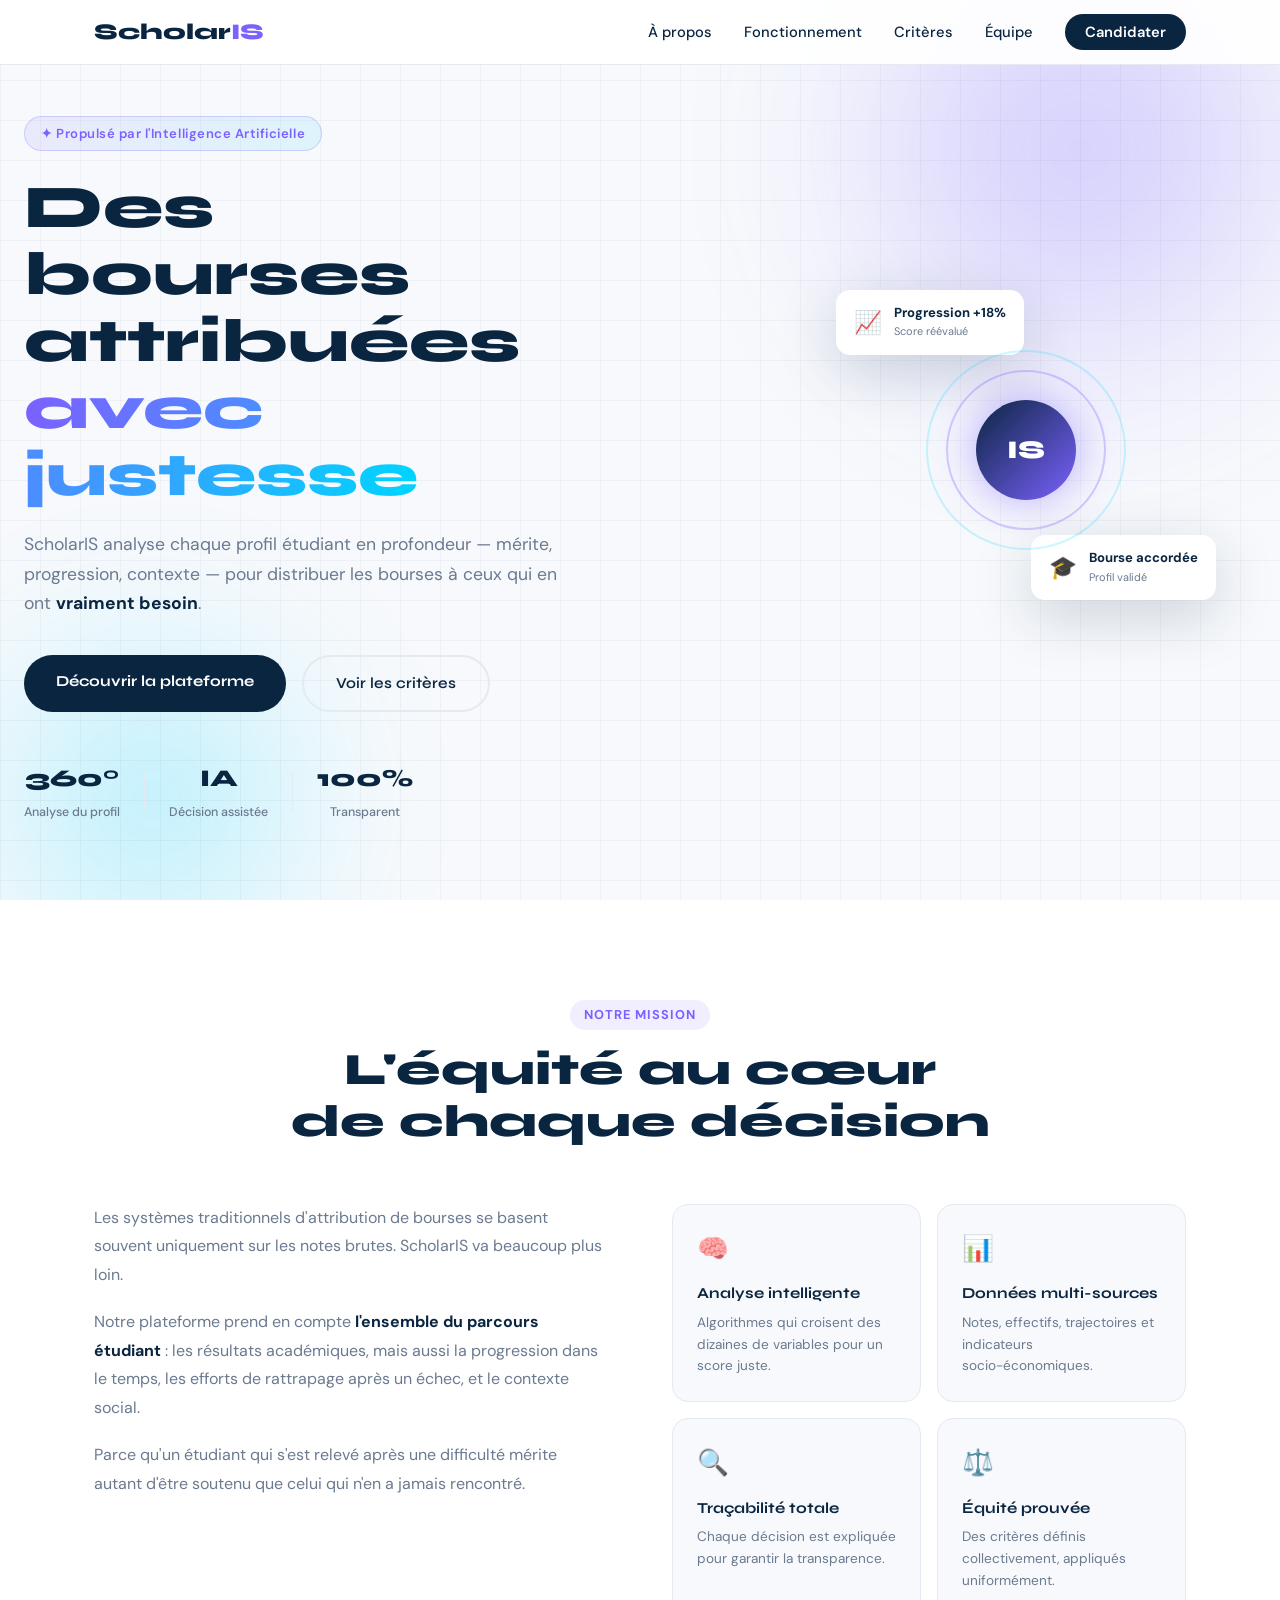
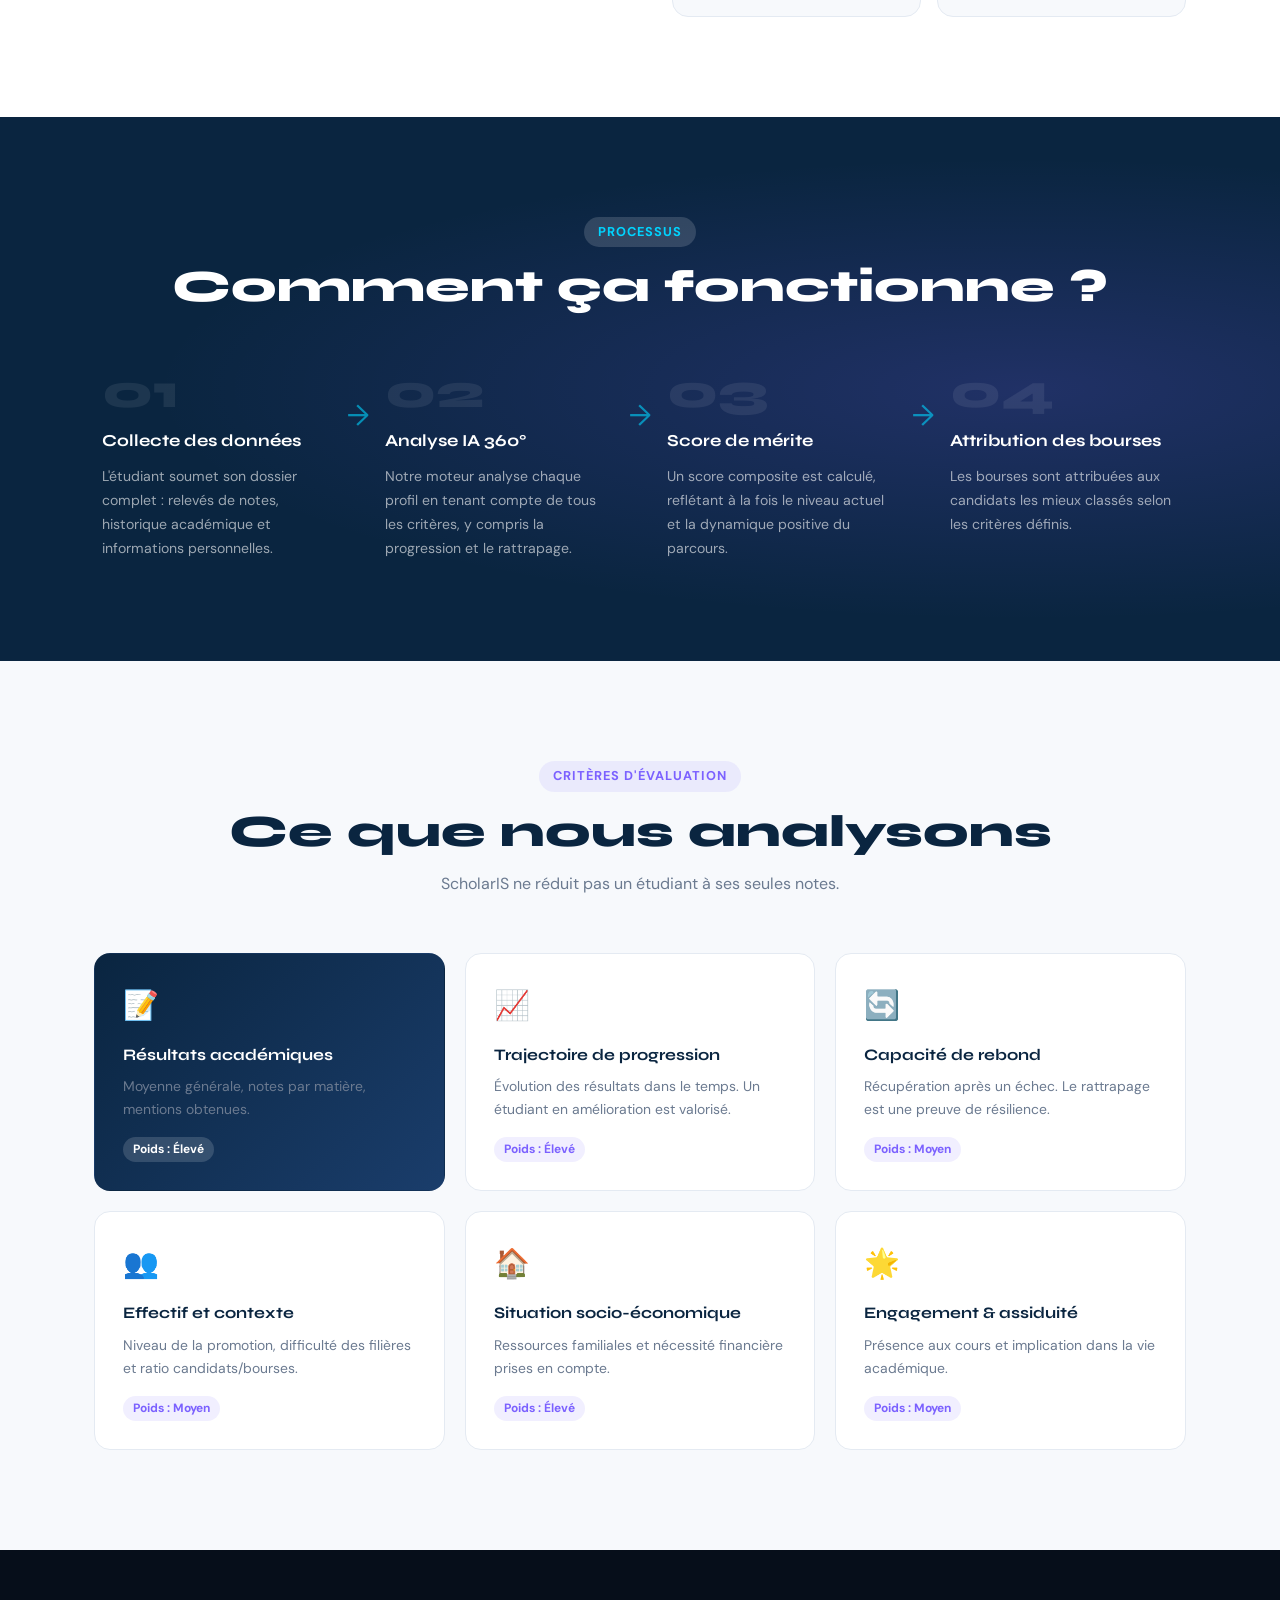
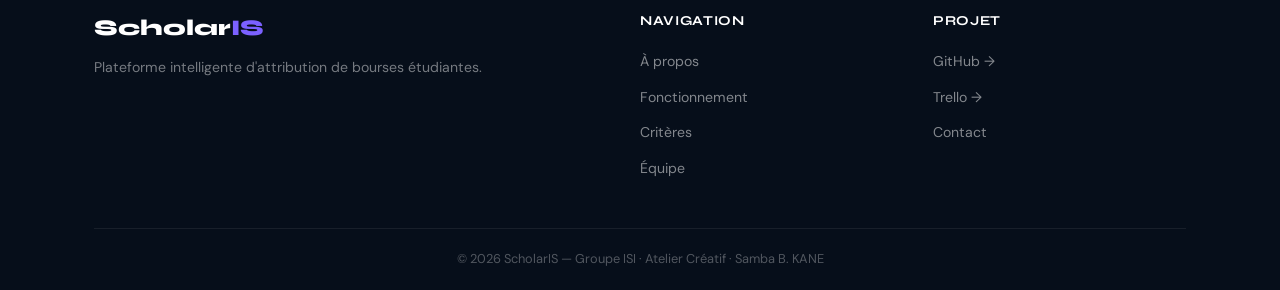
<file: index.html>
<!DOCTYPE html>
<html lang="fr">
<head>
  <meta charset="UTF-8" />
  <meta name="viewport" content="width=device-width, initial-scale=1.0"/>
  <title>ScholarIS — Plateforme Intelligente de Bourses</title>

  <!-- Feuilles de style -->
  <link rel="stylesheet" href="css/style.css" />
  <link rel="stylesheet" href="css/animations.css" />

  <!-- Polices Google -->
  <link href="https://fonts.googleapis.com/css2?family=Syne:wght@400;600;700;800&family=DM+Sans:opsz,wght@9..40,300;9..40,400;9..40,500&display=swap" rel="stylesheet">
</head>
<body>

  <!-- ================================================
       BARRE DE NAVIGATION
       Responsable : Richi
  ================================================ -->
  <nav class="navbar" id="navbar">
    <div class="nav-inner">

      <!-- Logo -->
      <a href="index.html" class="logo">Scholar<span>IS</span></a>

      <!-- Liens de navigation -->
      <ul class="nav-links" id="navLinks">
        <li><a href="#section-apropos">À propos</a></li>
        <li><a href="#section-fonctionnement">Fonctionnement</a></li>
        <li><a href="#section-criteres">Critères</a></li>
        <li><a href="pages/equipe.html">Équipe</a></li>
        <li><a href="pages/contact.html" class="btn-nav">Candidater</a></li>
      </ul>

      <!-- Bouton menu mobile -->
      <button class="burger" id="burger" aria-label="Menu">&#9776;</button>
    </div>
  </nav>


  <!-- ================================================
       SECTION HERO (Accueil)
       Responsable : Grace (contenu) + Richi (intégration)
  ================================================ -->
  <section class="hero" id="accueil">

    <!-- Fond décoratif -->
    <div class="hero-bg">
      <div class="blob blob-1"></div>
      <div class="blob blob-2"></div>
      <div class="grille"></div>
    </div>

    <!-- Contenu principal -->
    <div class="hero-contenu">
      <div class="hero-badge">✦ Propulsé par l'Intelligence Artificielle</div>

      <h1>Des bourses attribuées<br/><em>avec justesse</em></h1>

      <p class="hero-description">
        ScholarIS analyse chaque profil étudiant en profondeur — mérite,
        progression, contexte — pour distribuer les bourses à ceux qui en ont
        <strong>vraiment besoin</strong>.
      </p>

      <!-- Boutons d'action -->
      <div class="hero-boutons">
        <a href="#section-fonctionnement" class="btn-primaire">Découvrir la plateforme</a>
        <a href="#section-criteres" class="btn-fantome">Voir les critères</a>
      </div>

      <!-- Statistiques rapides -->
      <div class="hero-stats">
        <div class="stat">
          <span class="stat-chiffre">360°</span>
          <span class="stat-label">Analyse du profil</span>
        </div>
        <div class="separateur-stat"></div>
        <div class="stat">
          <span class="stat-chiffre">IA</span>
          <span class="stat-label">Décision assistée</span>
        </div>
        <div class="separateur-stat"></div>
        <div class="stat">
          <span class="stat-chiffre">100%</span>
          <span class="stat-label">Transparent</span>
        </div>
      </div>
    </div>

    <!-- Visuel décoratif (orbe animé) -->
    <div class="hero-visuel">
      <div class="carte-flottante carte-1">
        <span class="carte-icone">📈</span>
        <div>
          <strong>Progression +18%</strong><br/>
          <small>Score réévalué</small>
        </div>
      </div>
      <div class="carte-flottante carte-2">
        <span class="carte-icone">🎓</span>
        <div>
          <strong>Bourse accordée</strong><br/>
          <small>Profil validé</small>
        </div>
      </div>
      <div class="orbe-central">
        <div class="orbe-anneau"></div>
        <div class="orbe-anneau orbe-anneau-2"></div>
        <div class="orbe-noyau">IS</div>
      </div>
    </div>

  </section>


  <!-- ================================================
       SECTION À PROPOS
       Responsable : Grace
  ================================================ -->
  <section class="section-apropos" id="section-apropos">
    <div class="conteneur">

      <div class="entete-section">
        <span class="etiquette-section">Notre mission</span>
        <h2>L'équité au cœur<br/>de chaque décision</h2>
      </div>

      <div class="grille-apropos">

        <!-- Texte de présentation -->
        <div class="apropos-texte">
          <p>
            Les systèmes traditionnels d'attribution de bourses se basent souvent
            uniquement sur les notes brutes. ScholarIS va beaucoup plus loin.
          </p>
          <p>
            Notre plateforme prend en compte <strong>l'ensemble du parcours étudiant</strong> :
            les résultats académiques, mais aussi la progression dans le temps,
            les efforts de rattrapage après un échec, et le contexte social.
          </p>
          <p>
            Parce qu'un étudiant qui s'est relevé après une difficulté mérite
            autant d'être soutenu que celui qui n'en a jamais rencontré.
          </p>
        </div>

        <!-- Cartes de valeurs -->
        <div class="grille-cartes-apropos">
          <div class="carte-apropos">
            <div class="carte-icone-apropos">🧠</div>
            <h4>Analyse intelligente</h4>
            <p>Algorithmes qui croisent des dizaines de variables pour un score juste.</p>
          </div>
          <div class="carte-apropos">
            <div class="carte-icone-apropos">📊</div>
            <h4>Données multi-sources</h4>
            <p>Notes, effectifs, trajectoires et indicateurs socio-économiques.</p>
          </div>
          <div class="carte-apropos">
            <div class="carte-icone-apropos">🔍</div>
            <h4>Traçabilité totale</h4>
            <p>Chaque décision est expliquée pour garantir la transparence.</p>
          </div>
          <div class="carte-apropos">
            <div class="carte-icone-apropos">⚖️</div>
            <h4>Équité prouvée</h4>
            <p>Des critères définis collectivement, appliqués uniformément.</p>
          </div>
        </div>

      </div>
    </div>
  </section>


  <!-- ================================================
       SECTION FONCTIONNEMENT
       Responsable : Richi (HTML) + Grace (contenu)
  ================================================ -->
  <section class="section-fonctionnement" id="section-fonctionnement">
    <div class="conteneur">

      <div class="entete-section clair">
        <span class="etiquette-section">Processus</span>
        <h2>Comment ça fonctionne ?</h2>
      </div>

      <!-- Étapes du processus -->
      <div class="etapes">

        <div class="etape">
          <div class="etape-numero">01</div>
          <h3>Collecte des données</h3>
          <p>L'étudiant soumet son dossier complet : relevés de notes, historique académique et informations personnelles.</p>
        </div>

        <div class="etape-fleche">→</div>

        <div class="etape">
          <div class="etape-numero">02</div>
          <h3>Analyse IA 360°</h3>
          <p>Notre moteur analyse chaque profil en tenant compte de tous les critères, y compris la progression et le rattrapage.</p>
        </div>

        <div class="etape-fleche">→</div>

        <div class="etape">
          <div class="etape-numero">03</div>
          <h3>Score de mérite</h3>
          <p>Un score composite est calculé, reflétant à la fois le niveau actuel et la dynamique positive du parcours.</p>
        </div>

        <div class="etape-fleche">→</div>

        <div class="etape">
          <div class="etape-numero">04</div>
          <h3>Attribution des bourses</h3>
          <p>Les bourses sont attribuées aux candidats les mieux classés selon les critères définis.</p>
        </div>

      </div>
    </div>
  </section>


  <!-- ================================================
       SECTION CRITÈRES
       Responsable : Grace
  ================================================ -->
  <section class="section-criteres" id="section-criteres">
    <div class="conteneur">

      <div class="entete-section">
        <span class="etiquette-section">Critères d'évaluation</span>
        <h2>Ce que nous analysons</h2>
        <p class="entete-sous-titre">
          ScholarIS ne réduit pas un étudiant à ses seules notes.
        </p>
      </div>

      <div class="grille-criteres">

        <!-- Critère principal (mis en avant) -->
        <div class="critere critere-principal">
          <div class="critere-icone">📝</div>
          <h4>Résultats académiques</h4>
          <p>Moyenne générale, notes par matière, mentions obtenues.</p>
          <div class="critere-poids">Poids : Élevé</div>
        </div>

        <div class="critere">
          <div class="critere-icone">📈</div>
          <h4>Trajectoire de progression</h4>
          <p>Évolution des résultats dans le temps. Un étudiant en amélioration est valorisé.</p>
          <div class="critere-poids">Poids : Élevé</div>
        </div>

        <div class="critere">
          <div class="critere-icone">🔄</div>
          <h4>Capacité de rebond</h4>
          <p>Récupération après un échec. Le rattrapage est une preuve de résilience.</p>
          <div class="critere-poids">Poids : Moyen</div>
        </div>

        <div class="critere">
          <div class="critere-icone">👥</div>
          <h4>Effectif et contexte</h4>
          <p>Niveau de la promotion, difficulté des filières et ratio candidats/bourses.</p>
          <div class="critere-poids">Poids : Moyen</div>
        </div>

        <div class="critere">
          <div class="critere-icone">🏠</div>
          <h4>Situation socio-économique</h4>
          <p>Ressources familiales et nécessité financière prises en compte.</p>
          <div class="critere-poids">Poids : Élevé</div>
        </div>

        <div class="critere">
          <div class="critere-icone">🌟</div>
          <h4>Engagement & assiduité</h4>
          <p>Présence aux cours et implication dans la vie académique.</p>
          <div class="critere-poids">Poids : Moyen</div>
        </div>

      </div>
    </div>
  </section>


  <!-- ================================================
       FOOTER
       Responsable : Mai
  ================================================ -->
  <footer class="footer">
    <div class="conteneur">
      <div class="footer-contenu">

        <div class="footer-marque">
          <a href="index.html" class="logo">Scholar<span>IS</span></a>
          <p>Plateforme intelligente d'attribution de bourses étudiantes.</p>
        </div>

        <div class="footer-liens">
          <h5>Navigation</h5>
          <ul>
            <li><a href="#section-apropos">À propos</a></li>
            <li><a href="#section-fonctionnement">Fonctionnement</a></li>
            <li><a href="#section-criteres">Critères</a></li>
            <li><a href="pages/equipe.html">Équipe</a></li>
          </ul>
        </div>

        <div class="footer-liens">
          <h5>Projet</h5>
          <ul>
            <li><a href="#">GitHub →</a></li>
            <li><a href="#">Trello →</a></li>
            <li><a href="pages/contact.html">Contact</a></li>
          </ul>
        </div>

      </div>

      <div class="footer-bas">
        <p>© 2026 ScholarIS — Groupe ISI · Atelier Créatif · Samba B. KANE</p>
      </div>
    </div>
  </footer>

  <!-- Script principal -->
  <script src="js/main.js"></script>

</body>
</html>
</file>
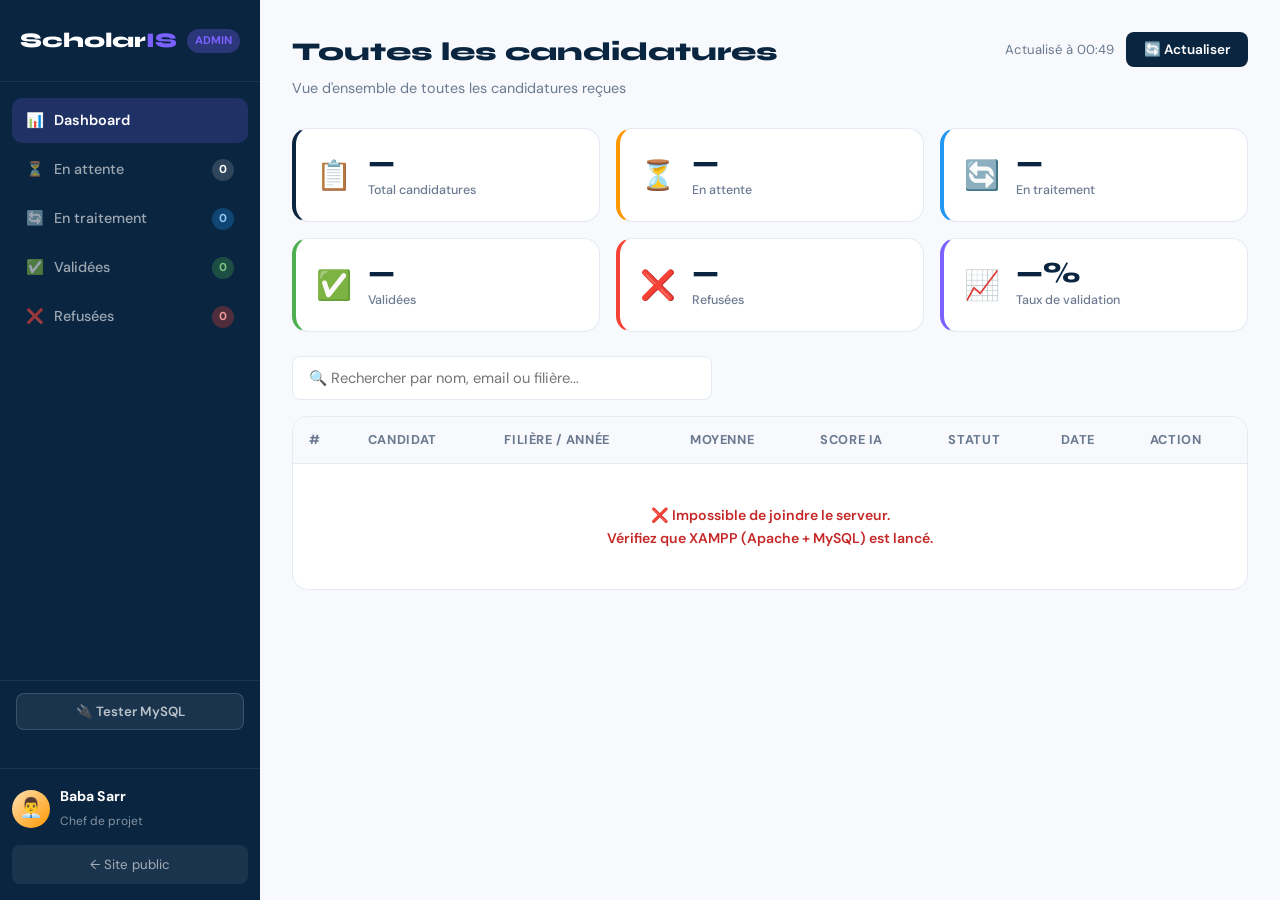
<file: admin/dashboard.html>
<!DOCTYPE html>
<html lang="fr">
<head> 
  <meta charset="UTF-8"/>
  <meta name="viewport" content="width=device-width, initial-scale=1.0"/>
  <title>Dashboard Admin — ScholarIS</title>
  <link rel="stylesheet" href="../css/style.css"/>
  <link rel="stylesheet" href="../css/admin.css"/>
  <link href="https://fonts.googleapis.com/css2?family=Syne:wght@400;600;700;800&family=DM+Sans:opsz,wght@9..40,300;9..40,400;9..40,500&display=swap" rel="stylesheet"/>
</head>
<body class="admin-body">

  <!-- ================================================
       DASHBOARD ADMINISTRATEUR — ScholarIS
       Responsable : Baba Sarr (Chef de projet)

       Fonctionnalités :
       ✓ Statistiques en temps réel
       ✓ Liste de toutes les candidatures
       ✓ Filtre par statut (sidebar)
       ✓ Recherche par nom / email / filière
       ✓ Changer le statut d'une candidature
       ✓ Ajouter une note admin
  ================================================ -->


  <!-- ── SIDEBAR ────────────────────────────────── -->
  <aside class="sidebar">

    <div class="sidebar-logo">
      <a href="../index.html" class="logo">Scholar<span>IS</span></a>
      <span class="sidebar-tag">Admin</span>
    </div>

    <nav class="sidebar-nav">

      <a href="#" class="sidebar-link actif" data-filtre="tous">
        <span>📊</span> Dashboard
      </a>

      <a href="#" class="sidebar-link" data-filtre="en_attente">
        <span>⏳</span> En attente
        <span class="badge" id="badge-en_attente">0</span>
      </a>

      <a href="#" class="sidebar-link" data-filtre="en_traitement">
        <span>🔄</span> En traitement
        <span class="badge badge-bleu" id="badge-en_traitement">0</span>
      </a>

      <a href="#" class="sidebar-link" data-filtre="validee">
        <span>✅</span> Validées
        <span class="badge badge-vert" id="badge-validee">0</span>
      </a>

      <a href="#" class="sidebar-link" data-filtre="refusee">
        <span>❌</span> Refusées
        <span class="badge badge-rouge" id="badge-refusee">0</span>
      </a>

    </nav>

    <!-- Bouton de test connexion -->
    <div class="sidebar-test">
      <button onclick="testerConnexion()" class="btn-tester">
        🔌 Tester MySQL
      </button>
      <div id="statut-connexion" class="statut-connexion"></div>
    </div>

    <div class="sidebar-footer">
      <div class="admin-info">
        <div class="admin-avatar">👨‍💼</div>
        <div>
          <strong>Baba Sarr</strong>
          <small>Chef de projet</small>
        </div>
      </div>
      <a href="../index.html" class="btn-retour">← Site public</a>
    </div>

  </aside>


  <!-- ── CONTENU PRINCIPAL ──────────────────────── -->
  <main class="admin-main">

    <!-- En-tête -->
    <div class="admin-header">
      <div>
        <h1 id="titre-section">Toutes les candidatures</h1>
        <p id="sous-titre-section">Vue d'ensemble de toutes les candidatures reçues</p>
      </div>
      <div class="header-actions">
        <span class="date-maj">Actualisé à <span id="heure-maj">--:--</span></span>
        <button class="btn-actualiser" onclick="chargerDonnees()">🔄 Actualiser</button>
      </div>
    </div>

    <!-- Cartes statistiques -->
    <div class="stats-grille">

      <div class="stat-card">
        <div class="stat-card-icone">📋</div>
        <div class="stat-card-contenu">
          <span class="stat-card-nombre" id="stat-total">—</span>
          <span class="stat-card-label">Total candidatures</span>
        </div>
      </div>

      <div class="stat-card stat-card--orange">
        <div class="stat-card-icone">⏳</div>
        <div class="stat-card-contenu">
          <span class="stat-card-nombre" id="stat-attente">—</span>
          <span class="stat-card-label">En attente</span>
        </div>
      </div>

      <div class="stat-card stat-card--bleu">
        <div class="stat-card-icone">🔄</div>
        <div class="stat-card-contenu">
          <span class="stat-card-nombre" id="stat-traitement">—</span>
          <span class="stat-card-label">En traitement</span>
        </div>
      </div>

      <div class="stat-card stat-card--vert">
        <div class="stat-card-icone">✅</div>
        <div class="stat-card-contenu">
          <span class="stat-card-nombre" id="stat-validees">—</span>
          <span class="stat-card-label">Validées</span>
        </div>
      </div>

      <div class="stat-card stat-card--rouge">
        <div class="stat-card-icone">❌</div>
        <div class="stat-card-contenu">
          <span class="stat-card-nombre" id="stat-refusees">—</span>
          <span class="stat-card-label">Refusées</span>
        </div>
      </div>

      <div class="stat-card stat-card--violet">
        <div class="stat-card-icone">📈</div>
        <div class="stat-card-contenu">
          <span class="stat-card-nombre" id="stat-taux">—%</span>
          <span class="stat-card-label">Taux de validation</span>
        </div>
      </div>

    </div>

    <!-- Barre de recherche -->
    <div class="barre-recherche">
      <input
        type="text"
        id="champ-recherche"
        placeholder="🔍 Rechercher par nom, email ou filière..."
        oninput="filtrerTableau()"
      />
    </div>

    <!-- Tableau candidatures -->
    <div class="tableau-wrap">
      <table class="tableau-candidatures">
        <thead>
          <tr>
            <th>#</th>
            <th>Candidat</th>
            <th>Filière / Année</th>
            <th>Moyenne</th>
            <th>Score IA</th>
            <th>Statut</th>
            <th>Date</th>
            <th>Action</th>
          </tr>
        </thead>
        <tbody id="corps-tableau">
          <tr>
            <td colspan="8" class="chargement">
              Connexion à MySQL en cours...
            </td>
          </tr>
        </tbody>
      </table>
    </div>

  </main>


  <!-- ── MODAL DÉTAIL ───────────────────────────── -->
  <div class="modal-overlay" id="modal-overlay" onclick="fermerModal()">
    <div class="modal" onclick="event.stopPropagation()">

      <div class="modal-header">
        <h3 id="modal-titre">Détail de la candidature</h3>
        <button class="modal-fermer" onclick="fermerModal()">✕</button>
      </div>

      <div class="modal-corps" id="modal-corps">
        <!-- Rempli par JavaScript -->
      </div>

      <div class="modal-footer">
        <div class="groupe-champ">
          <label>Note de l'administrateur :</label>
          <textarea id="note-admin" placeholder="Ajouter une note sur cette candidature..."></textarea>
        </div>
        <div class="modal-actions">
          <button class="btn-statut btn-attente"    onclick="changerStatut('en_attente')">⏳ En attente</button>
          <button class="btn-statut btn-traitement" onclick="changerStatut('en_traitement')">🔄 En traitement</button>
          <button class="btn-statut btn-valider"    onclick="changerStatut('validee')">✅ Valider</button>
          <button class="btn-statut btn-refuser"    onclick="changerStatut('refusee')">❌ Refuser</button>
        </div>
      </div>

    </div>
  </div>

  <script src="../js/admin.js"></script>

</body>
</html>
</file>
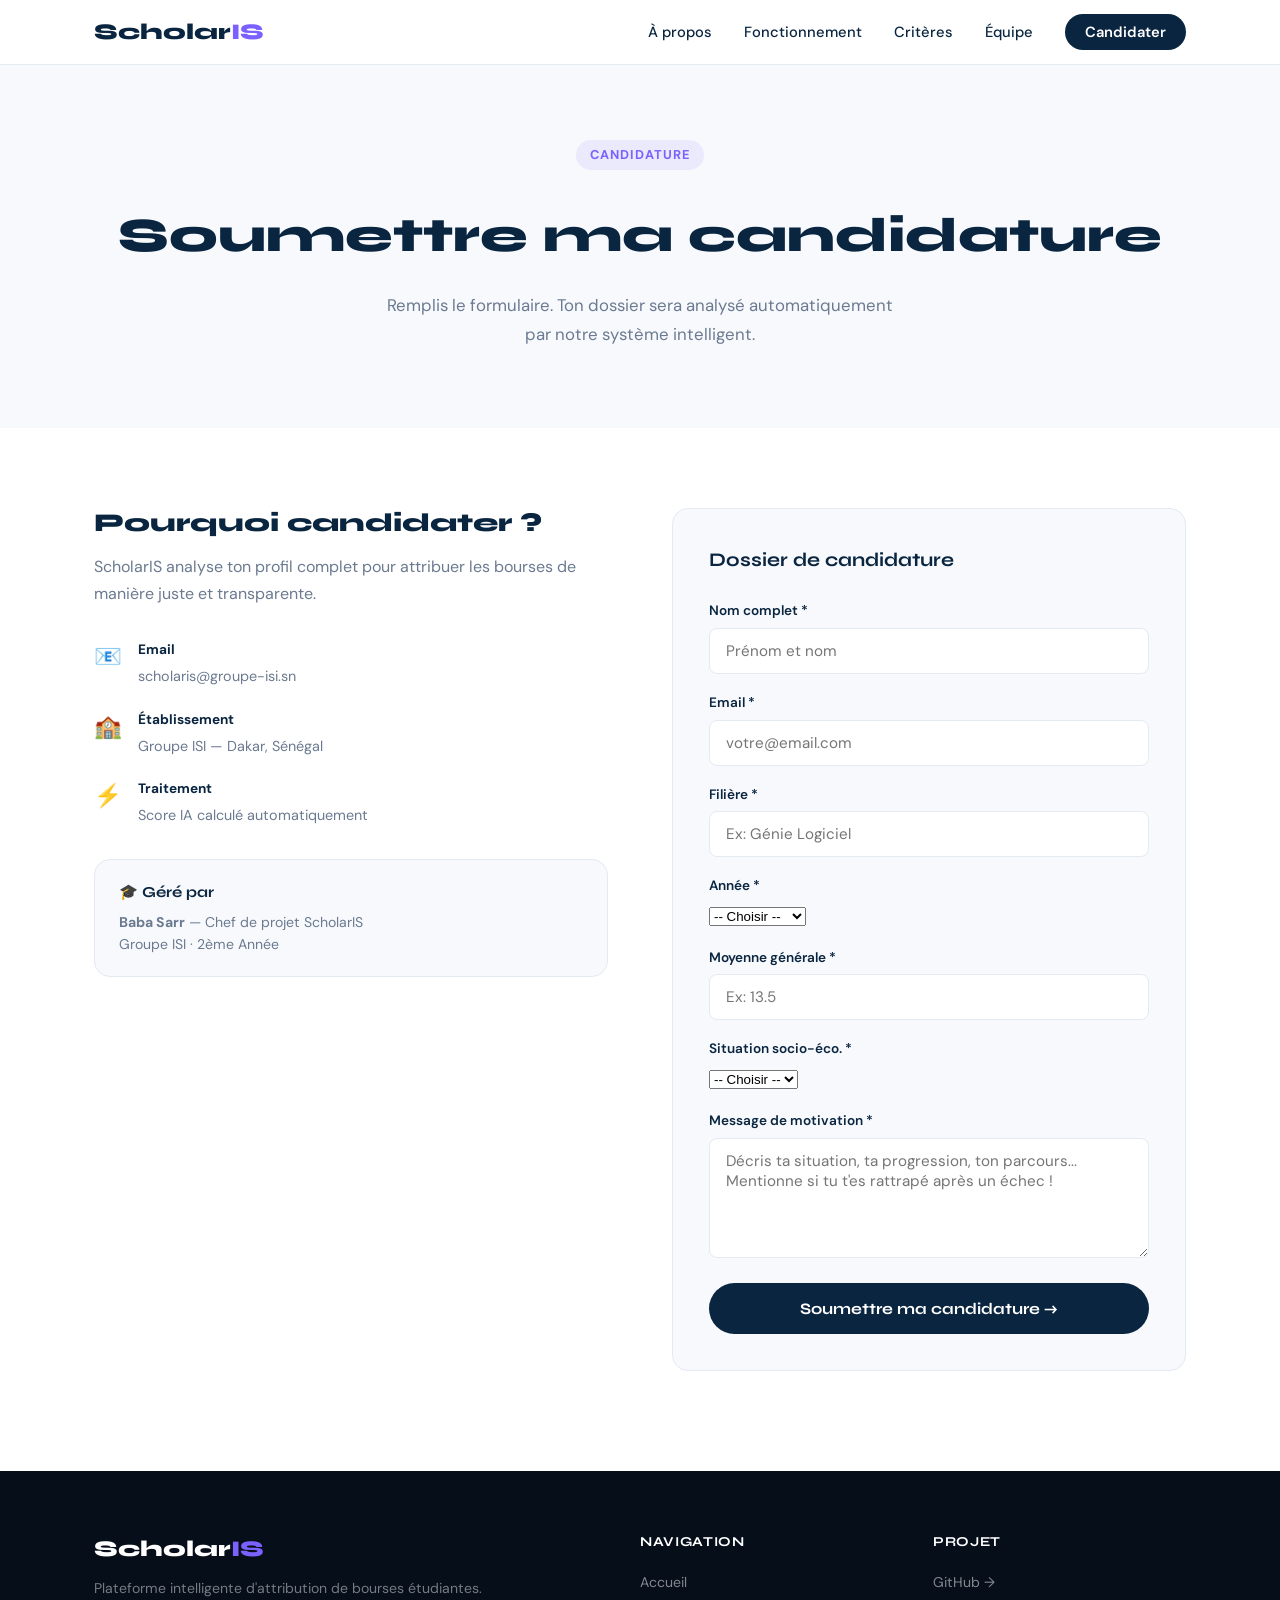
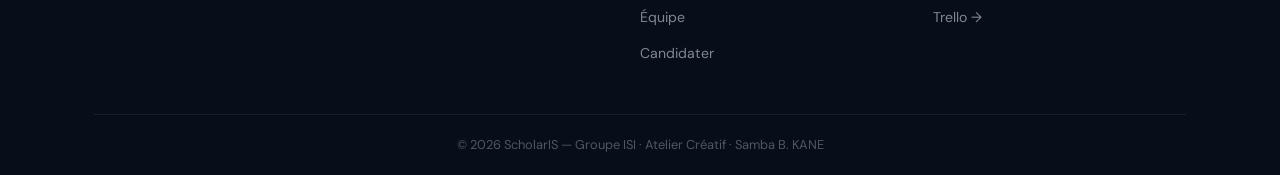
<file: pages/contact.html>
<!DOCTYPE html>
<html lang="fr">
<head>
  <meta charset="UTF-8"/>
  <meta name="viewport" content="width=device-width, initial-scale=1.0"/>
  <title>Candidater — ScholarIS</title>
  <link rel="stylesheet" href="../css/style.css"/>
  <link rel="stylesheet" href="../css/animations.css"/>
  <link rel="stylesheet" href="../css/contact.css"/>
  <link href="https://fonts.googleapis.com/css2?family=Syne:wght@400;600;700;800&family=DM+Sans:opsz,wght@9..40,300;9..40,400;9..40,500&display=swap" rel="stylesheet"/>
</head>
<body>

  <nav class="navbar" id="navbar">
    <div class="nav-inner">
      <a href="../index.html" class="logo">Scholar<span>IS</span></a>
      <ul class="nav-links" id="navLinks">
        <li><a href="../index.html#section-apropos">À propos</a></li>
        <li><a href="../index.html#section-fonctionnement">Fonctionnement</a></li>
        <li><a href="../index.html#section-criteres">Critères</a></li>
        <li><a href="equipe.html">Équipe</a></li>
        <li><a href="contact.html" class="btn-nav">Candidater</a></li>
      </ul>
      <button class="burger" id="burger">&#9776;</button>
    </div>
  </nav>

  <section class="page-header">
    <div class="conteneur">
      <span class="etiquette-section">Candidature</span>
      <h1>Soumettre ma candidature</h1>
      <p>Remplis le formulaire. Ton dossier sera analysé automatiquement par notre système intelligent.</p>
    </div>
  </section>

  <section class="section-contact">
    <div class="conteneur">
      <div class="grille-contact">

        <div class="contact-infos">
          <h2>Pourquoi candidater ?</h2>
          <p>ScholarIS analyse ton profil complet pour attribuer les bourses de manière juste et transparente.</p>
          <div class="liste-infos">
            <div class="info-item">
              <div class="info-icone">📧</div>
              <div><strong>Email</strong><span>scholaris@groupe-isi.sn</span></div>
            </div>
            <div class="info-item">
              <div class="info-icone">🏫</div>
              <div><strong>Établissement</strong><span>Groupe ISI — Dakar, Sénégal</span></div>
            </div>
            <div class="info-item">
              <div class="info-icone">⚡</div>
              <div><strong>Traitement</strong><span>Score IA calculé automatiquement</span></div>
            </div>
          </div>
          <div class="encart-equipe">
            <h4>🎓 Géré par</h4>
            <p><strong>Baba Sarr</strong> — Chef de projet ScholarIS</p>
            <p>Groupe ISI · 2ème Année</p>
          </div>
        </div>

        <div class="formulaire-wrap">
          <h3>Dossier de candidature</h3>

          <div class="groupe-champ">
            <label>Nom complet *</label>
            <input type="text" id="champ-nom" placeholder="Prénom et nom"/>
          </div>
          <div class="groupe-champ">
            <label>Email *</label>
            <input type="email" id="champ-email" placeholder="votre@email.com"/>
          </div>
          <div class="ligne-double">
            <div class="groupe-champ">
              <label>Filière *</label>
              <input type="text" id="champ-filiere" placeholder="Ex: Génie Logiciel"/>
            </div>
            <div class="groupe-champ">
              <label>Année *</label>
              <select id="champ-annee">
                <option value="">-- Choisir --</option>
                <option>1ère année</option>
                <option>2ème année</option>
                <option>3ème année</option>
                <option>4ème année</option>
                <option>5ème année</option>
              </select>
            </div>
          </div>
          <div class="ligne-double">
            <div class="groupe-champ">
              <label>Moyenne générale *</label>
              <input type="number" id="champ-moyenne" placeholder="Ex: 13.5" min="0" max="20" step="0.1"/>
            </div>
            <div class="groupe-champ">
              <label>Situation socio-éco. *</label>
              <select id="champ-situation">
                <option value="">-- Choisir --</option>
                <option value="difficile">Difficile</option>
                <option value="modeste">Modeste</option>
                <option value="aisée">Aisée</option>
              </select>
            </div>
          </div>
          <div class="groupe-champ">
            <label>Message de motivation *</label>
            <textarea id="champ-message" placeholder="Décris ta situation, ta progression, ton parcours... Mentionne si tu t'es rattrapé après un échec !"></textarea>
          </div>

          <button class="btn-primaire btn-large" id="btn-envoyer" onclick="envoyerCandidature()">
            Soumettre ma candidature →
          </button>

          <div id="message-resultat" style="display:none;"></div>
        </div>

      </div>
    </div>
  </section>

  <footer class="footer">
    <div class="conteneur">
      <div class="footer-contenu">
        <div class="footer-marque">
          <a href="../index.html" class="logo">Scholar<span>IS</span></a>
          <p>Plateforme intelligente d'attribution de bourses étudiantes.</p>
        </div>
        <div class="footer-liens">
          <h5>Navigation</h5>
          <ul>
            <li><a href="../index.html">Accueil</a></li>
            <li><a href="equipe.html">Équipe</a></li>
            <li><a href="contact.html">Candidater</a></li>
          </ul>
        </div>
        <div class="footer-liens">
          <h5>Projet</h5>
          <ul>
            <li><a href="#">GitHub →</a></li>
            <li><a href="#">Trello →</a></li>
          </ul>
        </div>
      </div>
      <div class="footer-bas">
        <p>© 2026 ScholarIS — Groupe ISI · Atelier Créatif · Samba B. KANE</p>
      </div>
    </div>
  </footer>

  <script src="../js/main.js"></script>
  <script src="../js/contact.js"></script>
</body>
</html>
</file>
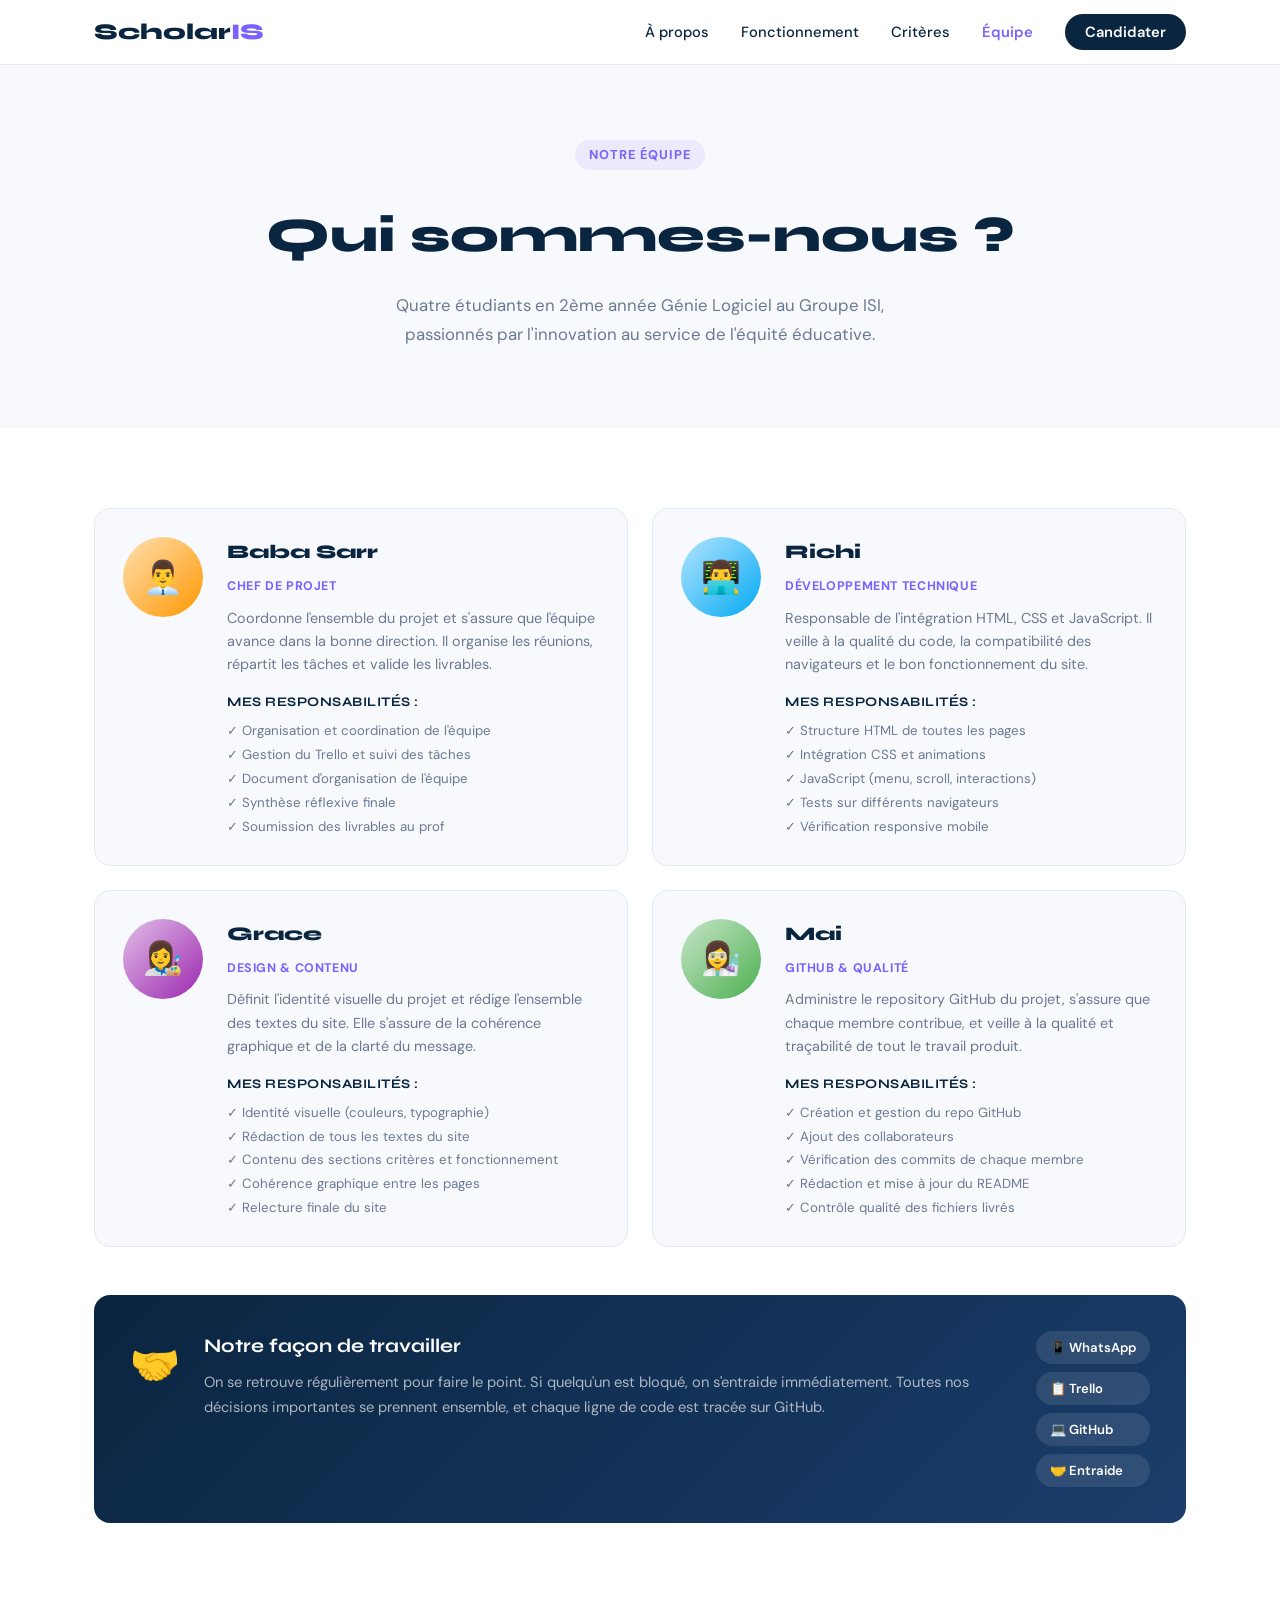
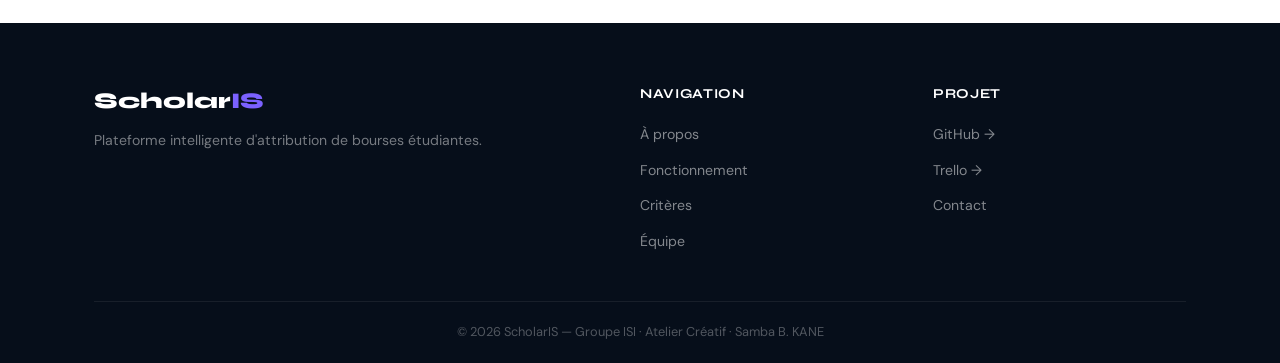
<file: pages/equipe.html>
<!DOCTYPE html>
<html lang="fr">
<head>
  <meta charset="UTF-8" />
  <meta name="viewport" content="width=device-width, initial-scale=1.0"/>
  <title>Équipe — ScholarIS</title>
  <link rel="stylesheet" href="../css/style.css" />
  <link rel="stylesheet" href="../css/animations.css" />
  <link rel="stylesheet" href="../css/equipe.css" />
  <link href="https://fonts.googleapis.com/css2?family=Syne:wght@400;600;700;800&family=DM+Sans:opsz,wght@9..40,300;9..40,400;9..40,500&display=swap" rel="stylesheet">
</head>
<body>
 
  <!-- NAVBAR --> 
  <nav class="navbar" id="navbar">
    <div class="nav-inner">
      <a href="../index.html" class="logo">Scholar<span>IS</span></a>
      <ul class="nav-links" id="navLinks">
        <li><a href="../index.html#section-apropos">À propos</a></li>
        <li><a href="../index.html#section-fonctionnement">Fonctionnement</a></li>
        <li><a href="../index.html#section-criteres">Critères</a></li>
        <li><a href="equipe.html" class="lien-actif">Équipe</a></li>
        <li><a href="contact.html" class="btn-nav">Candidater</a></li>
      </ul>
      <button class="burger" id="burger" aria-label="Menu">&#9776;</button>
    </div>
  </nav>


  <!-- ================================================
       EN-TÊTE DE LA PAGE
  ================================================ -->
  <section class="page-header">
    <div class="conteneur">
      <span class="etiquette-section">Notre équipe</span>
      <h1>Qui sommes-nous ?</h1>
      <p>
        Quatre étudiants en 2ème année Génie Logiciel au Groupe ISI,
        passionnés par l'innovation au service de l'équité éducative.
      </p>
    </div>
  </section>


  <!-- ================================================
       CARTES DES MEMBRES
       Chaque membre remplit sa carte avec son vrai rôle
  ================================================ -->
  <section class="section-equipe">
    <div class="conteneur">

      <div class="grille-equipe">

        <!-- ── BABA SARR — Chef de projet ── -->
        <div class="carte-membre">
          <div class="membre-avatar avatar-baba">👨‍💼</div>
          <div class="membre-info">
            <h3>Baba Sarr</h3>
            <span class="membre-role">Chef de projet</span>
            <p>
              Coordonne l'ensemble du projet et s'assure que
              l'équipe avance dans la bonne direction. Il organise
              les réunions, répartit les tâches et valide les livrables.
            </p>
            <div class="membre-taches">
              <h4>Mes responsabilités :</h4>
              <ul>
                <li>✓ Organisation et coordination de l'équipe</li>
                <li>✓ Gestion du Trello et suivi des tâches</li>
                <li>✓ Document d'organisation de l'équipe</li>
                <li>✓ Synthèse réflexive finale</li>
                <li>✓ Soumission des livrables au prof</li>
              </ul>
            </div>
          </div>
        </div>

        <!-- ── RICHI — Développement technique ── -->
        <div class="carte-membre">
          <div class="membre-avatar avatar-richi">👨‍💻</div>
          <div class="membre-info">
            <h3>Richi</h3>
            <span class="membre-role">Développement technique</span>
            <p>
              Responsable de l'intégration HTML, CSS et JavaScript.
              Il veille à la qualité du code, la compatibilité des
              navigateurs et le bon fonctionnement du site.
            </p>
            <div class="membre-taches">
              <h4>Mes responsabilités :</h4>
              <ul>
                <li>✓ Structure HTML de toutes les pages</li>
                <li>✓ Intégration CSS et animations</li>
                <li>✓ JavaScript (menu, scroll, interactions)</li>
                <li>✓ Tests sur différents navigateurs</li>
                <li>✓ Vérification responsive mobile</li>
              </ul>
            </div>
          </div>
        </div>

        <!-- ── GRACE — Design & Contenu ── -->
        <div class="carte-membre">
          <div class="membre-avatar avatar-grace">👩‍🎨</div>
          <div class="membre-info">
            <h3>Grace</h3>
            <span class="membre-role">Design & Contenu</span>
            <p>
              Définit l'identité visuelle du projet et rédige
              l'ensemble des textes du site. Elle s'assure de la
              cohérence graphique et de la clarté du message.
            </p>
            <div class="membre-taches">
              <h4>Mes responsabilités :</h4>
              <ul>
                <li>✓ Identité visuelle (couleurs, typographie)</li>
                <li>✓ Rédaction de tous les textes du site</li>
                <li>✓ Contenu des sections critères et fonctionnement</li>
                <li>✓ Cohérence graphique entre les pages</li>
                <li>✓ Relecture finale du site</li>
              </ul>
            </div>
          </div>
        </div>

        <!-- ── MAI  — GitHub & Qualité ── -->
        <div class="carte-membre">
          <div class="membre-avatar avatar-mai">👩‍🔬</div>
          <div class="membre-info">
            <h3>Mai</h3>
            <span class="membre-role">GitHub & Qualité</span>
            <p>
              Administre le repository GitHub du projet, s'assure
              que chaque membre contribue, et veille à la qualité
              et traçabilité de tout le travail produit.
            </p>
            <div class="membre-taches">
              <h4>Mes responsabilités :</h4>
              <ul>
                <li>✓ Création et gestion du repo GitHub</li>
                <li>✓ Ajout des collaborateurs</li>
                <li>✓ Vérification des commits de chaque membre</li>
                <li>✓ Rédaction et mise à jour du README</li>
                <li>✓ Contrôle qualité des fichiers livrés</li>
              </ul>
            </div>
          </div>
        </div>

      </div>

      <!-- Encart collaboration -->
      <div class="encart-collaboration">
        <div class="collab-icone">🤝</div>
        <div class="collab-texte">
          <h3>Notre façon de travailler</h3>
          <p>
            On se retrouve régulièrement pour faire le point. Si quelqu'un est bloqué,
            on s'entraide immédiatement. Toutes nos décisions importantes se prennent
            ensemble, et chaque ligne de code est tracée sur GitHub.
          </p>
        </div>
        <div class="collab-tags">
          <span class="tag">📱 WhatsApp</span>
          <span class="tag">📋 Trello</span>
          <span class="tag">💻 GitHub</span>
          <span class="tag">🤝 Entraide</span>
        </div>
      </div>

    </div>
  </section>


  <!-- FOOTER -->
  <footer class="footer">
    <div class="conteneur">
      <div class="footer-contenu">
        <div class="footer-marque">
          <a href="../index.html" class="logo">Scholar<span>IS</span></a>
          <p>Plateforme intelligente d'attribution de bourses étudiantes.</p>
        </div>
        <div class="footer-liens">
          <h5>Navigation</h5>
          <ul>
            <li><a href="../index.html#section-apropos">À propos</a></li>
            <li><a href="../index.html#section-fonctionnement">Fonctionnement</a></li>
            <li><a href="../index.html#section-criteres">Critères</a></li>
            <li><a href="equipe.html">Équipe</a></li>
          </ul>
        </div>
        <div class="footer-liens">
          <h5>Projet</h5>
          <ul>
            <li><a href="#">GitHub →</a></li>
            <li><a href="#">Trello →</a></li>
            <li><a href="contact.html">Contact</a></li>
          </ul>
        </div>
      </div>
      <div class="footer-bas">
        <p>© 2026 ScholarIS — Groupe ISI · Atelier Créatif · Samba B. KANE</p>
      </div>
    </div>
  </footer>

  <script src="../js/main.js"></script>

</body>
</html>
</file>
<file: css/style.css>
/* ============================================================
   ScholarIS — style.css
   Feuille de style principale
   Responsable : Richi

   TABLE DES MATIÈRES :
   1. Variables CSS (couleurs, polices, espacements)
   2. Reset & base
   3. Composants réutilisables (boutons, conteneur, entêtes)
   4. Navbar
   5. Section Hero
   6. Section À propos
   7. Section Fonctionnement
   8. Section Critères
   9. Footer
   10. Responsive (mobile)
============================================================ */


/* ============================================================
   1. VARIABLES CSS
============================================================ */
:root {
  /* Couleurs principales */
  --couleur-primaire   : #0A2540;   /* Bleu nuit foncé */
  --couleur-accent     : #7B61FF;   /* Violet */
  --couleur-accent2    : #00D4FF;   /* Cyan */
  --couleur-fond-clair : #F7F9FC;   /* Gris très clair */
  --couleur-texte-mute : #6B7A90;   /* Gris texte secondaire */
  --couleur-bordure    : #E4EAF2;   /* Gris bordure */
  --couleur-blanc      : #ffffff;
  --couleur-sombre     : #060E1A;   /* Fond footer */

  /* Polices */
  --police-titre : 'Syne', sans-serif;
  --police-corps : 'DM Sans', sans-serif;

  /* Rayons (arrondis) */
  --rayon       : 16px;
  --rayon-petit : 8px;

  /* Ombres */
  --ombre        : 0 4px 32px rgba(10, 37, 64, 0.10);
  --ombre-grande : 0 16px 60px rgba(10, 37, 64, 0.18);
}


/* ============================================================
   2. RESET & BASE
============================================================ */
*, *::before, *::after {
  box-sizing: border-box;
  margin: 0;
  padding: 0;
}

html {
  scroll-behavior: smooth; /* Défilement doux lors des clics sur les ancres */
}

body {
  font-family: var(--police-corps);
  background-color: var(--couleur-blanc);
  color: var(--couleur-primaire);
  line-height: 1.6;
  overflow-x: hidden; /* Évite le défilement horizontal indésirable */
}

a {
  text-decoration: none;
  color: inherit;
}

ul {
  list-style: none;
}

img {
  max-width: 100%;
  display: block;
}


/* ============================================================
   3. COMPOSANTS RÉUTILISABLES
============================================================ */

/* -- Conteneur centré -- */
.conteneur {
  max-width: 1140px;
  margin: 0 auto;
  padding: 0 24px;
}

/* -- Bouton principal (fond sombre) -- */
.btn-primaire {
  display: inline-block;
  background: var(--couleur-primaire);
  color: var(--couleur-blanc);
  padding: 14px 32px;
  border-radius: 50px;
  font-family: var(--police-titre);
  font-weight: 700;
  font-size: 0.95rem;
  border: none;
  cursor: pointer;
  transition: background 0.2s, transform 0.2s, box-shadow 0.2s;
}
.btn-primaire:hover {
  background: var(--couleur-accent);
  transform: translateY(-2px);
  box-shadow: 0 8px 24px rgba(123, 97, 255, 0.35);
}

/* -- Bouton fantôme (contour) -- */
.btn-fantome {
  display: inline-block;
  background: transparent;
  color: var(--couleur-primaire);
  padding: 14px 32px;
  border-radius: 50px;
  font-family: var(--police-titre);
  font-weight: 600;
  font-size: 0.95rem;
  border: 2px solid var(--couleur-bordure);
  transition: border-color 0.2s, color 0.2s;
}
.btn-fantome:hover {
  border-color: var(--couleur-accent);
  color: var(--couleur-accent);
}

/* -- Entête de section (titre + étiquette) -- */
.entete-section {
  text-align: center;
  margin-bottom: 56px;
}

.etiquette-section {
  display: inline-block;
  background: rgba(123, 97, 255, 0.1);
  color: var(--couleur-accent);
  padding: 5px 14px;
  border-radius: 50px;
  font-size: 0.8rem;
  font-weight: 700;
  letter-spacing: 0.08em;
  text-transform: uppercase;
  margin-bottom: 14px;
}

/* Entête sur fond sombre (section fonctionnement) */
.entete-section.clair h2 {
  color: var(--couleur-blanc);
}
.entete-section.clair .etiquette-section {
  background: rgba(255, 255, 255, 0.15);
  color: var(--couleur-accent2);
}

.entete-section h2 {
  font-family: var(--police-titre);
  font-size: clamp(1.8rem, 3.5vw, 2.8rem);
  font-weight: 800;
  line-height: 1.15;
}

.entete-sous-titre {
  margin-top: 14px;
  color: var(--couleur-texte-mute);
  font-size: 1rem;
  max-width: 500px;
  margin-left: auto;
  margin-right: auto;
}

/* -- Logo -- */
.logo {
  font-family: var(--police-titre);
  font-size: 1.4rem;
  font-weight: 800;
  color: var(--couleur-primaire);
}
.logo span {
  color: var(--couleur-accent);
}


/* ============================================================
   4. NAVBAR
============================================================ */
.navbar {
  position: fixed;
  top: 0;
  left: 0;
  right: 0;
  z-index: 100;
  background: rgba(255, 255, 255, 0.92);
  backdrop-filter: blur(12px);
  border-bottom: 1px solid var(--couleur-bordure);
  transition: box-shadow 0.3s;
}

/* Ombre ajoutée au scroll (via JS) */
.navbar.avec-ombre {
  box-shadow: var(--ombre);
}

.nav-inner {
  max-width: 1140px;
  margin: 0 auto;
  padding: 0 24px;
  display: flex;
  align-items: center;
  justify-content: space-between;
  height: 64px;
}

.nav-links {
  display: flex;
  align-items: center;
  gap: 32px;
}

.nav-links a {
  font-size: 0.92rem;
  font-weight: 500;
  color: var(--couleur-primaire);
  transition: color 0.2s;
}
.nav-links a:hover {
  color: var(--couleur-accent);
}

/* Bouton "Candidater" dans la nav */
.btn-nav {
  background: var(--couleur-primaire);
  color: var(--couleur-blanc) !important;
  padding: 8px 20px;
  border-radius: 50px;
  font-weight: 600 !important;
  transition: background 0.2s !important;
}
.btn-nav:hover {
  background: var(--couleur-accent) !important;
}

/* Bouton burger (mobile) */
.burger {
  display: none;
  background: none;
  border: none;
  font-size: 1.4rem;
  cursor: pointer;
  color: var(--couleur-primaire);
}


/* ============================================================
   5. SECTION HERO
============================================================ */
.hero {
  min-height: 100vh;
  display: flex;
  align-items: center;
  padding: 100px 24px 60px;
  position: relative;
  overflow: hidden;
  background: var(--couleur-fond-clair);
}

/* Fond décoratif */
.hero-bg {
  position: absolute;
  inset: 0;
  pointer-events: none;
  z-index: 0;
}

/* Formes arrondies floues (blobs) */
.blob {
  position: absolute;
  border-radius: 50%;
  filter: blur(80px);
  opacity: 0.35;
}
.blob-1 {
  width: 600px;
  height: 600px;
  background: radial-gradient(circle, #7B61FF 0%, transparent 70%);
  top: -150px;
  right: -100px;
  animation: bouger-blob 8s ease-in-out infinite alternate;
}
.blob-2 {
  width: 400px;
  height: 400px;
  background: radial-gradient(circle, #00D4FF 0%, transparent 70%);
  bottom: -100px;
  left: -50px;
  animation: bouger-blob 10s ease-in-out infinite alternate-reverse;
}

/* Grille de fond */
.grille {
  position: absolute;
  inset: 0;
  background-image:
    linear-gradient(rgba(10, 37, 64, 0.04) 1px, transparent 1px),
    linear-gradient(90deg, rgba(10, 37, 64, 0.04) 1px, transparent 1px);
  background-size: 40px 40px;
}

/* Contenu texte du hero */
.hero-contenu {
  position: relative;
  z-index: 1;
  max-width: 560px;
}

/* Badge IA */
.hero-badge {
  display: inline-block;
  background: linear-gradient(135deg, rgba(123, 97, 255, 0.1), rgba(0, 212, 255, 0.1));
  border: 1px solid rgba(123, 97, 255, 0.25);
  color: var(--couleur-accent);
  padding: 6px 16px;
  border-radius: 50px;
  font-size: 0.82rem;
  font-weight: 600;
  letter-spacing: 0.04em;
  margin-bottom: 24px;
}

.hero-contenu h1 {
  font-family: var(--police-titre);
  font-size: clamp(2.4rem, 5vw, 3.8rem);
  font-weight: 800;
  line-height: 1.1;
  margin-bottom: 20px;
}

/* Mise en valeur du mot clé en dégradé */
.hero-contenu h1 em {
  font-style: normal;
  background: linear-gradient(90deg, var(--couleur-accent), var(--couleur-accent2));
  -webkit-background-clip: text;
  -webkit-text-fill-color: transparent;
}

.hero-description {
  font-size: 1.1rem;
  color: var(--couleur-texte-mute);
  margin-bottom: 36px;
  line-height: 1.7;
}
.hero-description strong {
  color: var(--couleur-primaire);
}

/* Boutons d'action */
.hero-boutons {
  display: flex;
  gap: 16px;
  flex-wrap: wrap;
  margin-bottom: 48px;
}

/* Statistiques rapides */
.hero-stats {
  display: flex;
  align-items: center;
  gap: 24px;
  flex-wrap: wrap;
}
.stat {
  text-align: center;
}
.stat-chiffre {
  display: block;
  font-family: var(--police-titre);
  font-size: 1.5rem;
  font-weight: 800;
  color: var(--couleur-primaire);
}
.stat-label {
  font-size: 0.78rem;
  color: var(--couleur-texte-mute);
  font-weight: 500;
}
.separateur-stat {
  width: 1px;
  height: 40px;
  background: var(--couleur-bordure);
}

/* Visuel décoratif côté droit */
.hero-visuel {
  position: absolute;
  right: 5%;
  top: 50%;
  transform: translateY(-50%);
  width: 380px;
  height: 380px;
  display: flex;
  align-items: center;
  justify-content: center;
  z-index: 1;
}

/* Orbe central animé */
.orbe-central {
  width: 160px;
  height: 160px;
  position: relative;
  display: flex;
  align-items: center;
  justify-content: center;
}
.orbe-anneau {
  position: absolute;
  inset: 0;
  border-radius: 50%;
  border: 2px solid rgba(123, 97, 255, 0.3);
  animation: tourner 12s linear infinite;
}
.orbe-anneau-2 {
  inset: -20px;
  border-color: rgba(0, 212, 255, 0.2);
  animation: tourner 18s linear infinite reverse;
}
.orbe-noyau {
  width: 100px;
  height: 100px;
  border-radius: 50%;
  background: linear-gradient(135deg, var(--couleur-primaire), var(--couleur-accent));
  display: flex;
  align-items: center;
  justify-content: center;
  font-family: var(--police-titre);
  font-size: 1.6rem;
  font-weight: 800;
  color: white;
  box-shadow: 0 0 40px rgba(123, 97, 255, 0.5);
  z-index: 2;
}

/* Cartes flottantes autour de l'orbe */
.carte-flottante {
  position: absolute;
  background: white;
  border-radius: 14px;
  padding: 14px 18px;
  display: flex;
  align-items: center;
  gap: 12px;
  box-shadow: var(--ombre-grande);
  font-size: 0.82rem;
  line-height: 1.4;
  white-space: nowrap;
}
.carte-flottante strong {
  font-weight: 700;
}
.carte-flottante small {
  color: var(--couleur-texte-mute);
}
.carte-icone {
  font-size: 1.4rem;
}
.carte-1 {
  top: 30px;
  left: 0;
  animation: flotter 3s ease-in-out infinite alternate;
}
.carte-2 {
  bottom: 40px;
  right: 0;
  animation: flotter 3s ease-in-out 1s infinite alternate;
}


/* ============================================================
   6. SECTION À PROPOS
============================================================ */
.section-apropos {
  padding: 100px 0;
  background: var(--couleur-blanc);
}

.grille-apropos {
  display: grid;
  grid-template-columns: 1fr 1fr;
  gap: 64px;
  align-items: start;
}

.apropos-texte p {
  margin-bottom: 18px;
  color: var(--couleur-texte-mute);
  font-size: 1rem;
  line-height: 1.8;
}
.apropos-texte p strong {
  color: var(--couleur-primaire);
}

.grille-cartes-apropos {
  display: grid;
  grid-template-columns: 1fr 1fr;
  gap: 16px;
}

.carte-apropos {
  background: var(--couleur-fond-clair);
  border-radius: var(--rayon);
  padding: 24px;
  border: 1px solid var(--couleur-bordure);
  transition: transform 0.2s, box-shadow 0.2s;
}
.carte-apropos:hover {
  transform: translateY(-4px);
  box-shadow: var(--ombre);
}
.carte-icone-apropos {
  font-size: 1.6rem;
  margin-bottom: 12px;
}
.carte-apropos h4 {
  font-family: var(--police-titre);
  font-size: 0.95rem;
  font-weight: 700;
  margin-bottom: 6px;
}
.carte-apropos p {
  font-size: 0.85rem;
  color: var(--couleur-texte-mute);
  line-height: 1.6;
}


/* ============================================================
   7. SECTION FONCTIONNEMENT
============================================================ */
.section-fonctionnement {
  padding: 100px 0;
  background: var(--couleur-primaire);
  position: relative;
  overflow: hidden;
}

/* Effet lumineux en fond */
.section-fonctionnement::before {
  content: '';
  position: absolute;
  inset: 0;
  background: radial-gradient(ellipse at 80% 50%, rgba(123, 97, 255, 0.2) 0%, transparent 60%);
}

/* Étapes */
.etapes {
  display: flex;
  align-items: flex-start;
  gap: 8px;
  flex-wrap: wrap;
  position: relative;
  z-index: 1;
}

.etape {
  flex: 1;
  min-width: 180px;
  padding: 0 8px;
}

.etape-fleche {
  font-size: 1.8rem;
  color: var(--couleur-accent2);
  opacity: 0.6;
  padding-top: 24px;
  flex-shrink: 0;
}

.etape-numero {
  font-family: var(--police-titre);
  font-size: 3rem;
  font-weight: 800;
  color: rgba(255, 255, 255, 0.08);
  line-height: 1;
  margin-bottom: 12px;
}

.etape h3 {
  font-family: var(--police-titre);
  font-size: 1.05rem;
  font-weight: 700;
  color: var(--couleur-blanc);
  margin-bottom: 10px;
}

.etape p {
  font-size: 0.88rem;
  color: rgba(255, 255, 255, 0.6);
  line-height: 1.7;
}


/* ============================================================
   8. SECTION CRITÈRES
============================================================ */
.section-criteres {
  padding: 100px 0;
  background: var(--couleur-fond-clair);
}

.grille-criteres {
  display: grid;
  grid-template-columns: repeat(3, 1fr);
  gap: 20px;
}

.critere {
  background: var(--couleur-blanc);
  border-radius: var(--rayon);
  padding: 28px;
  border: 1px solid var(--couleur-bordure);
  transition: transform 0.2s, box-shadow 0.2s;
}
.critere:hover {
  transform: translateY(-4px);
  box-shadow: var(--ombre);
}

/* Critère principal mis en avant */
.critere-principal {
  background: linear-gradient(135deg, var(--couleur-primaire), #1a3d6b);
  border-color: transparent;
}
.critere-principal h4,
.critere-principal p {
  color: white;
}
.critere-principal .critere-poids {
  background: rgba(255, 255, 255, 0.15);
  color: white;
}

.critere-icone {
  font-size: 1.8rem;
  margin-bottom: 14px;
}

.critere h4 {
  font-family: var(--police-titre);
  font-size: 1rem;
  font-weight: 700;
  margin-bottom: 8px;
}

.critere p {
  font-size: 0.87rem;
  color: var(--couleur-texte-mute);
  line-height: 1.65;
  margin-bottom: 14px;
}

/* Badge de poids */
.critere-poids {
  display: inline-block;
  font-size: 0.75rem;
  font-weight: 700;
  background: rgba(123, 97, 255, 0.1);
  color: var(--couleur-accent);
  padding: 3px 10px;
  border-radius: 50px;
}


/* ============================================================
   9. FOOTER
============================================================ */
.footer {
  background: var(--couleur-sombre);
  padding: 60px 0 0;
}

.footer-contenu {
  display: grid;
  grid-template-columns: 2fr 1fr 1fr;
  gap: 40px;
  padding-bottom: 48px;
}

.footer-marque .logo {
  color: var(--couleur-blanc);
  font-size: 1.4rem;
}
.footer-marque p {
  margin-top: 10px;
  font-size: 0.88rem;
  color: rgba(255, 255, 255, 0.45);
  line-height: 1.7;
}

.footer-liens h5 {
  font-family: var(--police-titre);
  font-size: 0.85rem;
  font-weight: 700;
  color: var(--couleur-blanc);
  margin-bottom: 16px;
  letter-spacing: 0.05em;
  text-transform: uppercase;
}

.footer-liens ul {
  display: flex;
  flex-direction: column;
  gap: 10px;
}

.footer-liens a {
  font-size: 0.88rem;
  color: rgba(255, 255, 255, 0.5);
  transition: color 0.2s;
}
.footer-liens a:hover {
  color: var(--couleur-accent2);
}

.footer-bas {
  border-top: 1px solid rgba(255, 255, 255, 0.07);
  padding: 20px 0;
  text-align: center;
}
.footer-bas p {
  font-size: 0.8rem;
  color: rgba(255, 255, 255, 0.3);
}


/* ============================================================
   10. RESPONSIVE — MOBILE
============================================================ */

/* Tablette (max 1024px) */
@media (max-width: 1024px) {
  .hero-visuel {
    display: none; /* On cache le visuel décoratif sur tablette */
  }
  .hero {
    padding: 120px 24px 60px;
  }
  .grille-apropos {
    grid-template-columns: 1fr;
    gap: 40px;
  }
  .grille-criteres {
    grid-template-columns: repeat(2, 1fr);
  }
  .etape-fleche {
    display: none;
  }
  .etapes {
    gap: 32px;
  }
}

/* Mobile (max 768px) */
@media (max-width: 768px) {
  /* Menu mobile caché par défaut */
  .nav-links {
    display: none;
    flex-direction: column;
    position: absolute;
    top: 64px;
    left: 0;
    right: 0;
    background: white;
    padding: 20px 24px;
    border-bottom: 1px solid var(--couleur-bordure);
    gap: 16px;
  }
  /* Classe ajoutée par JS pour ouvrir le menu */
  .nav-links.ouvert {
    display: flex;
  }
  .burger {
    display: block;
  }

  .hero-boutons {
    flex-direction: column;
  }
  .hero-stats {
    gap: 16px;
  }
  .grille-cartes-apropos {
    grid-template-columns: 1fr;
  }
  .grille-criteres {
    grid-template-columns: 1fr;
  }
  .footer-contenu {
    grid-template-columns: 1fr;
  }
  .etapes {
    flex-direction: column;
  }
}
</file>
<file: css/animations.css>
/* ============================================================
   ScholarIS — animations.css
   Toutes les animations du site
   Responsable : Richi

   TABLE DES MATIÈRES :
   1. Keyframes (définitions des animations)
   2. Classes d'animation réutilisables
   3. Animations au scroll (révélation)
============================================================ */


/* ============================================================
   1. KEYFRAMES
============================================================ */

/* Entrée depuis le bas */
@keyframes entrer-bas {
  from {
    opacity: 0;
    transform: translateY(28px);
  }
  to {
    opacity: 1;
    transform: translateY(0);
  }
}

/* Flottement vertical (cartes hero) */
@keyframes flotter {
  0%   { transform: translateY(0); }
  100% { transform: translateY(-8px); }
}

/* Rotation (anneaux de l'orbe) */
@keyframes tourner {
  to { transform: rotate(360deg); }
}

/* Mouvement des blobs de fond */
@keyframes bouger-blob {
  0%   { transform: translate(0, 0) scale(1); }
  100% { transform: translate(30px, 20px) scale(1.08); }
}

/* Apparition progressive */
@keyframes apparaitre {
  from { opacity: 0; }
  to   { opacity: 1; }
}


/* ============================================================
   2. CLASSES D'ANIMATION RÉUTILISABLES
============================================================ */

/* Animation d'entrée du hero */
.hero-contenu {
  animation: entrer-bas 0.8s ease both;
}

/* Classe utilitaire pour appliquer l'animation */
.animer-entree {
  animation: entrer-bas 0.6s ease both;
}


/* ============================================================
   3. ANIMATIONS AU SCROLL (Révélation)
   Ces classes sont gérées par le JavaScript (main.js)
   L'élément part invisible, devient visible quand il entre
   dans le champ de vision.
============================================================ */

/* État initial : invisible */
.a-reveler {
  opacity: 0;
  transform: translateY(24px);
  transition: opacity 0.6s ease, transform 0.6s ease;
}

/* État final : visible (ajouté par JS) */
.a-reveler.visible {
  opacity: 1;
  transform: translateY(0);
}

/* Délais pour animer les enfants un par un */
.a-reveler:nth-child(1) { transition-delay: 0s;    }
.a-reveler:nth-child(2) { transition-delay: 0.08s; }
.a-reveler:nth-child(3) { transition-delay: 0.16s; }
.a-reveler:nth-child(4) { transition-delay: 0.24s; }
.a-reveler:nth-child(5) { transition-delay: 0.32s; }
.a-reveler:nth-child(6) { transition-delay: 0.40s; }
</file>
<file: css/admin.css>
/* ============================================================
   ScholarIS — admin.css | Responsable : Baba Sarr
============================================================ */
.admin-body { display:flex; min-height:100vh; background:var(--couleur-fond-clair); font-family:var(--police-corps); }
.sidebar { width:260px; min-height:100vh; background:var(--couleur-primaire); display:flex; flex-direction:column; position:fixed; top:0; left:0; bottom:0; z-index:50; } 
.sidebar-logo { padding:24px 20px; border-bottom:1px solid rgba(255,255,255,0.08); display:flex; align-items:center; gap:10px; }
.sidebar-logo .logo { color:white; font-size:1.3rem; }
.sidebar-logo .logo span { color:var(--couleur-accent); }
.sidebar-tag { background:rgba(123,97,255,0.3); color:var(--couleur-accent); font-size:0.7rem; font-weight:700; padding:3px 8px; border-radius:50px; text-transform:uppercase; }
.sidebar-nav { padding:16px 12px; flex:1; display:flex; flex-direction:column; gap:4px; }
.sidebar-link { display:flex; align-items:center; gap:10px; padding:11px 14px; border-radius:10px; font-size:0.9rem; font-weight:500; color:rgba(255,255,255,0.6); transition:all 0.2s; cursor:pointer; }
.sidebar-link:hover { background:rgba(255,255,255,0.07); color:white; }
.sidebar-link.actif { background:rgba(123,97,255,0.2); color:white; font-weight:600; }
.badge { margin-left:auto; background:rgba(255,255,255,0.15); color:white; font-size:0.72rem; font-weight:700; padding:2px 7px; border-radius:50px; min-width:20px; text-align:center; }
.badge-vert  { background:rgba(76,175,80,0.3);  color:#81c784; }
.badge-rouge { background:rgba(244,67,54,0.3);  color:#ef9a9a; }
.badge-bleu  { background:rgba(33,150,243,0.3); color:#90caf9; }
.sidebar-test { padding:12px 16px; border-top:1px solid rgba(255,255,255,0.08); }
.btn-tester { width:100%; background:rgba(255,255,255,0.07); border:1px solid rgba(255,255,255,0.15); color:rgba(255,255,255,0.7); padding:9px; border-radius:8px; font-family:var(--police-corps); font-size:0.83rem; font-weight:600; cursor:pointer; transition:all 0.2s; }
.btn-tester:hover { background:rgba(255,255,255,0.12); color:white; }
.statut-connexion { margin-top:8px; font-size:0.78rem; font-weight:600; color:rgba(255,255,255,0.5); min-height:18px; text-align:center; }
.statut-connexion.ok     { color:#81c784; }
.statut-connexion.erreur { color:#ef9a9a; }
.sidebar-footer { padding:16px 12px; border-top:1px solid rgba(255,255,255,0.08); }
.admin-info { display:flex; align-items:center; gap:10px; margin-bottom:12px; }
.admin-avatar { width:38px; height:38px; border-radius:50%; background:linear-gradient(135deg,#FFE0B2,#FF9800); display:flex; align-items:center; justify-content:center; font-size:1.2rem; flex-shrink:0; }
.admin-info strong { display:block; font-size:0.88rem; color:white; font-weight:700; }
.admin-info small  { font-size:0.75rem; color:rgba(255,255,255,0.5); }
.btn-retour { display:block; text-align:center; padding:9px; border-radius:8px; background:rgba(255,255,255,0.07); color:rgba(255,255,255,0.6); font-size:0.83rem; transition:all 0.2s; }
.btn-retour:hover { background:rgba(255,255,255,0.12); color:white; }

/* Contenu principal */
.admin-main { margin-left:260px; padding:32px; flex:1; min-width:0; }
.admin-header { display:flex; align-items:flex-start; justify-content:space-between; margin-bottom:28px; flex-wrap:wrap; gap:16px; }
.admin-header h1 { font-family:var(--police-titre); font-size:1.6rem; font-weight:800; color:var(--couleur-primaire); margin-bottom:4px; }
.admin-header p { font-size:0.9rem; color:var(--couleur-texte-mute); }
.header-actions { display:flex; align-items:center; gap:12px; }
.date-maj { font-size:0.82rem; color:var(--couleur-texte-mute); }
.btn-actualiser { background:var(--couleur-primaire); color:white; border:none; padding:9px 18px; border-radius:8px; font-family:var(--police-corps); font-size:0.85rem; font-weight:600; cursor:pointer; transition:background 0.2s; }
.btn-actualiser:hover { background:var(--couleur-accent); }

/* Cartes stats */
.stats-grille { display:grid; grid-template-columns:repeat(3,1fr); gap:16px; margin-bottom:24px; }
.stat-card { background:white; border-radius:var(--rayon); padding:20px; display:flex; align-items:center; gap:16px; border:1px solid var(--couleur-bordure); border-left:4px solid var(--couleur-primaire); transition:transform 0.2s,box-shadow 0.2s; }
.stat-card:hover { transform:translateY(-2px); box-shadow:var(--ombre); }
.stat-card--orange { border-left-color:#FF9800; }
.stat-card--bleu   { border-left-color:#2196F3; }
.stat-card--vert   { border-left-color:#4CAF50; }
.stat-card--rouge  { border-left-color:#F44336; }
.stat-card--violet { border-left-color:var(--couleur-accent); }
.stat-card-icone   { font-size:1.8rem; flex-shrink:0; }
.stat-card-nombre  { display:block; font-family:var(--police-titre); font-size:1.8rem; font-weight:800; color:var(--couleur-primaire); line-height:1; }
.stat-card-label   { font-size:0.78rem; color:var(--couleur-texte-mute); font-weight:500; margin-top:3px; display:block; }

/* Recherche */
.barre-recherche { margin-bottom:16px; }
.barre-recherche input { width:100%; max-width:420px; padding:11px 16px; border:1.5px solid var(--couleur-bordure); border-radius:var(--rayon-petit); font-family:var(--police-corps); font-size:0.92rem; color:var(--couleur-primaire); background:white; outline:none; transition:border-color 0.2s; }
.barre-recherche input:focus { border-color:var(--couleur-accent); }

/* Tableau */
.tableau-wrap { background:white; border-radius:var(--rayon); border:1px solid var(--couleur-bordure); overflow-x:auto; }
.tableau-candidatures { width:100%; border-collapse:collapse; }
.tableau-candidatures thead { background:var(--couleur-fond-clair); }
.tableau-candidatures th { padding:13px 16px; text-align:left; font-size:0.8rem; font-weight:700; color:var(--couleur-texte-mute); text-transform:uppercase; letter-spacing:0.05em; border-bottom:1px solid var(--couleur-bordure); white-space:nowrap; }
.tableau-candidatures td { padding:14px 16px; font-size:0.88rem; color:var(--couleur-primaire); border-bottom:1px solid var(--couleur-bordure); vertical-align:middle; }
.tableau-candidatures tr:last-child td { border-bottom:none; }
.tableau-candidatures tbody tr:hover { background:var(--couleur-fond-clair); }
.candidat-nom   { font-weight:700; display:block; }
.candidat-email { font-size:0.78rem; color:var(--couleur-texte-mute); }
.score-eleve { color:#2e7d32; font-weight:700; }
.score-moyen { color:#e65100; font-weight:700; }
.score-faible{ color:#c62828; font-weight:700; }
.badge-statut { display:inline-block; padding:4px 10px; border-radius:50px; font-size:0.75rem; font-weight:700; }
.statut-en_attente    { background:rgba(255,152,0,0.1);  color:#e65100; }
.statut-en_traitement { background:rgba(33,150,243,0.1); color:#1565c0; }
.statut-validee       { background:rgba(76,175,80,0.1);  color:#2e7d32; }
.statut-refusee       { background:rgba(244,67,54,0.1);  color:#c62828; }
.btn-voir { background:var(--couleur-fond-clair); border:1px solid var(--couleur-bordure); color:var(--couleur-primaire); padding:6px 14px; border-radius:6px; font-size:0.82rem; font-weight:600; cursor:pointer; transition:all 0.2s; }
.btn-voir:hover { background:var(--couleur-accent); border-color:var(--couleur-accent); color:white; }
.chargement { text-align:center; padding:40px !important; color:var(--couleur-texte-mute); font-style:italic; }
.erreur-txt { color:#c62828 !important; font-style:normal !important; font-weight:600; }

/* Modal */
.modal-overlay { display:none; position:fixed; inset:0; background:rgba(10,37,64,0.6); z-index:200; align-items:center; justify-content:center; backdrop-filter:blur(4px); }
.modal-overlay.ouvert { display:flex; }
.modal { background:white; border-radius:var(--rayon); width:90%; max-width:600px; max-height:90vh; overflow-y:auto; box-shadow:var(--ombre-grande); }
.modal-header { display:flex; align-items:center; justify-content:space-between; padding:20px 24px; border-bottom:1px solid var(--couleur-bordure); }
.modal-header h3 { font-family:var(--police-titre); font-size:1.1rem; font-weight:800; color:var(--couleur-primaire); }
.modal-fermer { background:none; border:none; font-size:1.1rem; cursor:pointer; color:var(--couleur-texte-mute); padding:4px 8px; border-radius:4px; }
.modal-fermer:hover { background:var(--couleur-fond-clair); }
.modal-corps { padding:24px; }
.detail-grille { display:grid; grid-template-columns:1fr 1fr; gap:16px; margin-bottom:16px; }
.detail-item label { display:block; font-size:0.75rem; font-weight:700; text-transform:uppercase; letter-spacing:0.05em; color:var(--couleur-texte-mute); margin-bottom:4px; }
.detail-item span  { font-size:0.95rem; font-weight:600; color:var(--couleur-primaire); }
.detail-label-message { font-size:0.8rem; font-weight:700; text-transform:uppercase; color:var(--couleur-texte-mute); margin-bottom:6px; }
.detail-message { background:var(--couleur-fond-clair); border-radius:var(--rayon-petit); padding:14px; font-size:0.88rem; color:var(--couleur-texte-mute); line-height:1.6; }
.detail-message--admin { border-left:3px solid var(--couleur-accent); }
.modal-footer { padding:20px 24px; border-top:1px solid var(--couleur-bordure); }
.modal-footer .groupe-champ { margin-bottom:16px; }
.modal-footer label { display:block; font-size:0.85rem; font-weight:600; margin-bottom:6px; color:var(--couleur-primaire); }
.modal-footer textarea { width:100%; padding:10px 14px; border:1.5px solid var(--couleur-bordure); border-radius:var(--rayon-petit); font-family:var(--police-corps); font-size:0.9rem; height:80px; resize:vertical; outline:none; }
.modal-footer textarea:focus { border-color:var(--couleur-accent); }
.modal-actions { display:flex; gap:8px; flex-wrap:wrap; }
.btn-statut { flex:1; min-width:120px; padding:10px 14px; border:none; border-radius:8px; font-family:var(--police-corps); font-size:0.83rem; font-weight:700; cursor:pointer; transition:all 0.2s; }
.btn-attente    { background:rgba(255,152,0,0.1);  color:#e65100; }
.btn-traitement { background:rgba(33,150,243,0.1); color:#1565c0; }
.btn-valider    { background:rgba(76,175,80,0.15); color:#2e7d32; }
.btn-refuser    { background:rgba(244,67,54,0.1);  color:#c62828; }
.btn-statut:hover { filter:brightness(0.9); transform:translateY(-1px); }

/* Toast */
.toast { position:fixed; bottom:24px; right:24px; background:var(--couleur-primaire); color:white; padding:14px 20px; border-radius:10px; font-size:0.88rem; font-weight:600; box-shadow:var(--ombre-grande); z-index:999; opacity:0; transform:translateY(10px); transition:all 0.3s; }
.toast--visible { opacity:1; transform:translateY(0); }
.toast--succes  { background:#2e7d32; }
.toast--erreur  { background:#c62828; }

@media (max-width:900px) { .sidebar { display:none; } .admin-main { margin-left:0; padding:20px; } .stats-grille { grid-template-columns:repeat(2,1fr); } }
@media (max-width:600px) { .stats-grille { grid-template-columns:1fr; } .detail-grille { grid-template-columns:1fr; } }
</file>
<file: css/contact.css>
/* ============================================================
   ScholarIS — contact.css
   Styles spécifiques à la page Contact
   Responsable : Grace (design) + Richi (intégration)
============================================================ */


/* ── En-tête de page (réutilisé depuis equipe.css) ── */
.page-header {
  padding: 140px 24px 80px;
  background: var(--couleur-fond-clair);
  text-align: center;
}
.page-header h1 {
  font-family: var(--police-titre);
  font-size: clamp(2rem, 4vw, 3rem);
  font-weight: 800;
  margin: 14px 0 16px;
  color: var(--couleur-primaire);
}
.page-header p {
  font-size: 1.05rem;
  color: var(--couleur-texte-mute);
  max-width: 520px;
  margin: 0 auto;
  line-height: 1.7;
}


/* ── Section contact ── */
.section-contact {
  padding: 80px 0 100px;
  background: var(--couleur-blanc);
}

.grille-contact {
  display: grid;
  grid-template-columns: 1fr 1fr;
  gap: 64px;
  align-items: start;
}


/* ── Colonne d'informations ── */
.contact-infos h2 {
  font-family: var(--police-titre);
  font-size: 1.6rem;
  font-weight: 800;
  margin-bottom: 14px;
  color: var(--couleur-primaire);
  line-height: 1.2;
}

.contact-infos > p {
  color: var(--couleur-texte-mute);
  margin-bottom: 32px;
  line-height: 1.7;
}

/* Liste des informations (email, adresse...) */
.liste-infos {
  display: flex;
  flex-direction: column;
  gap: 20px;
  margin-bottom: 32px;
}

.info-item {
  display: flex;
  align-items: flex-start;
  gap: 16px;
}

.info-icone {
  font-size: 1.4rem;
  flex-shrink: 0;
}

.info-item strong {
  display: block;
  font-size: 0.85rem;
  font-weight: 700;
  color: var(--couleur-primaire);
  margin-bottom: 2px;
}

.info-item span {
  font-size: 0.9rem;
  color: var(--couleur-texte-mute);
}

/* Encart équipe */
.encart-equipe {
  background: var(--couleur-fond-clair);
  border-radius: var(--rayon);
  padding: 20px 24px;
  border: 1px solid var(--couleur-bordure);
}

.encart-equipe h4 {
  font-family: var(--police-titre);
  font-size: 0.95rem;
  font-weight: 700;
  margin-bottom: 6px;
  color: var(--couleur-primaire);
}

.encart-equipe p {
  font-size: 0.88rem;
  color: var(--couleur-texte-mute);
  line-height: 1.6;
}


/* ── Formulaire ── */
.formulaire-wrap {
  background: var(--couleur-fond-clair);
  border-radius: var(--rayon);
  padding: 36px;
  border: 1px solid var(--couleur-bordure);
}

.formulaire-wrap h3 {
  font-family: var(--police-titre);
  font-size: 1.2rem;
  font-weight: 700;
  margin-bottom: 24px;
  color: var(--couleur-primaire);
}

/* Groupe champ (label + input) */
.groupe-champ {
  margin-bottom: 18px;
}

.groupe-champ label {
  display: block;
  font-size: 0.85rem;
  font-weight: 600;
  color: var(--couleur-primaire);
  margin-bottom: 6px;
}

.groupe-champ input,
.groupe-champ textarea {
  width: 100%;
  padding: 12px 16px;
  border: 1.5px solid var(--couleur-bordure);
  border-radius: var(--rayon-petit);
  font-family: var(--police-corps);
  font-size: 0.95rem;
  color: var(--couleur-primaire);
  background: var(--couleur-blanc);
  outline: none;
  transition: border-color 0.2s;
}

/* Bordure colorée au focus */
.groupe-champ input:focus,
.groupe-champ textarea:focus {
  border-color: var(--couleur-accent);
}

.groupe-champ textarea {
  height: 120px;
  resize: vertical;
}

/* Bouton large pleine largeur */
.btn-large {
  width: 100%;
  text-align: center;
  padding: 16px;
  font-size: 1rem;
}

/* Message de confirmation */
.confirmation {
  margin-top: 16px;
  padding: 14px 18px;
  background: rgba(76, 175, 80, 0.1);
  border: 1px solid rgba(76, 175, 80, 0.3);
  border-radius: var(--rayon-petit);
  font-size: 0.9rem;
  color: #2e7d32;
  font-weight: 500;
}


/* ── Responsive ── */
@media (max-width: 768px) {
  .grille-contact {
    grid-template-columns: 1fr;
    gap: 40px;
  }
}
</file>
<file: css/equipe.css>
/* ============================================================
   ScholarIS — equipe.css
   Styles spécifiques à la page Équipe
   Responsable : Grace (design) + Richi (intégration)
============================================================ */


/* ── En-tête de page ── */
.page-header {
  padding: 140px 24px 80px;
  background: var(--couleur-fond-clair);
  text-align: center;
}

.page-header h1 {
  font-family: var(--police-titre);
  font-size: clamp(2rem, 4vw, 3rem);
  font-weight: 800;
  margin: 14px 0 16px;
  color: var(--couleur-primaire);
}

.page-header p {
  font-size: 1.05rem;
  color: var(--couleur-texte-mute);
  max-width: 520px;
  margin: 0 auto;
  line-height: 1.7;
}

/* Lien actif dans la navbar */
.lien-actif {
  color: var(--couleur-accent) !important;
  font-weight: 600 !important;
}


/* ── Section équipe ── */
.section-equipe {
  padding: 80px 0 100px;
  background: var(--couleur-blanc);
}

.grille-equipe {
  display: grid;
  grid-template-columns: repeat(2, 1fr); /* 2 colonnes */
  gap: 24px;
  margin-bottom: 48px;
}


/* ── Carte membre ── */
.carte-membre {
  display: flex;
  gap: 24px;
  background: var(--couleur-fond-clair);
  border-radius: var(--rayon);
  padding: 28px;
  border: 1px solid var(--couleur-bordure);
  transition: transform 0.2s, box-shadow 0.2s;
}

.carte-membre:hover {
  transform: translateY(-4px);
  box-shadow: var(--ombre);
}

/* Avatar circulaire coloré */
.membre-avatar {
  width: 80px;
  height: 80px;
  min-width: 80px; /* Pour éviter que l'avatar se rétrécisse */
  border-radius: 50%;
  display: flex;
  align-items: center;
  justify-content: center;
  font-size: 2rem;
}

/* Couleurs différentes par membre */
.avatar-baba  { background: linear-gradient(135deg, #FFE0B2, #FF9800); }
.avatar-richi { background: linear-gradient(135deg, #B3E5FC, #03A9F4); }
.avatar-grace { background: linear-gradient(135deg, #E1BEE7, #9C27B0); }
.avatar-mai   { background: linear-gradient(135deg, #C8E6C9, #4CAF50); }


/* Informations du membre */
.membre-info {
  flex: 1;
}

.membre-info h3 {
  font-family: var(--police-titre);
  font-size: 1.2rem;
  font-weight: 800;
  color: var(--couleur-primaire);
  margin-bottom: 4px;
}

.membre-role {
  display: inline-block;
  font-size: 0.78rem;
  font-weight: 700;
  color: var(--couleur-accent);
  text-transform: uppercase;
  letter-spacing: 0.05em;
  margin-bottom: 10px;
}

.membre-info > p {
  font-size: 0.9rem;
  color: var(--couleur-texte-mute);
  line-height: 1.6;
  margin-bottom: 16px;
}

/* Liste des tâches du membre */
.membre-taches h4 {
  font-family: var(--police-titre);
  font-size: 0.82rem;
  font-weight: 700;
  color: var(--couleur-primaire);
  margin-bottom: 8px;
  text-transform: uppercase;
  letter-spacing: 0.04em;
}

.membre-taches ul {
  display: flex;
  flex-direction: column;
  gap: 4px;
}

.membre-taches ul li {
  font-size: 0.83rem;
  color: var(--couleur-texte-mute);
  line-height: 1.5;
}


/* ── Encart collaboration ── */
.encart-collaboration {
  background: linear-gradient(135deg, var(--couleur-primaire), #1a3d6b);
  border-radius: var(--rayon);
  padding: 36px;
  display: flex;
  align-items: flex-start;
  gap: 24px;
  flex-wrap: wrap;
}

.collab-icone {
  font-size: 2.5rem;
  flex-shrink: 0;
}

.collab-texte {
  flex: 1;
  min-width: 200px;
}

.collab-texte h3 {
  font-family: var(--police-titre);
  font-size: 1.2rem;
  font-weight: 700;
  color: white;
  margin-bottom: 8px;
}

.collab-texte p {
  font-size: 0.92rem;
  color: rgba(255, 255, 255, 0.65);
  line-height: 1.7;
}

.collab-tags {
  display: flex;
  flex-direction: column;
  gap: 8px;
  flex-shrink: 0;
}

.tag {
  background: rgba(255, 255, 255, 0.1);
  color: white;
  padding: 6px 14px;
  border-radius: 50px;
  font-size: 0.82rem;
  font-weight: 600;
  white-space: nowrap;
}


/* ── Responsive ── */
@media (max-width: 900px) {
  .grille-equipe {
    grid-template-columns: 1fr;
  }
}

@media (max-width: 600px) {
  .carte-membre {
    flex-direction: column;
    align-items: center;
    text-align: center;
  }
  .membre-taches ul {
    align-items: center;
  }
  .collab-tags {
    flex-direction: row;
    flex-wrap: wrap;
    justify-content: center;
  }
}
</file>
